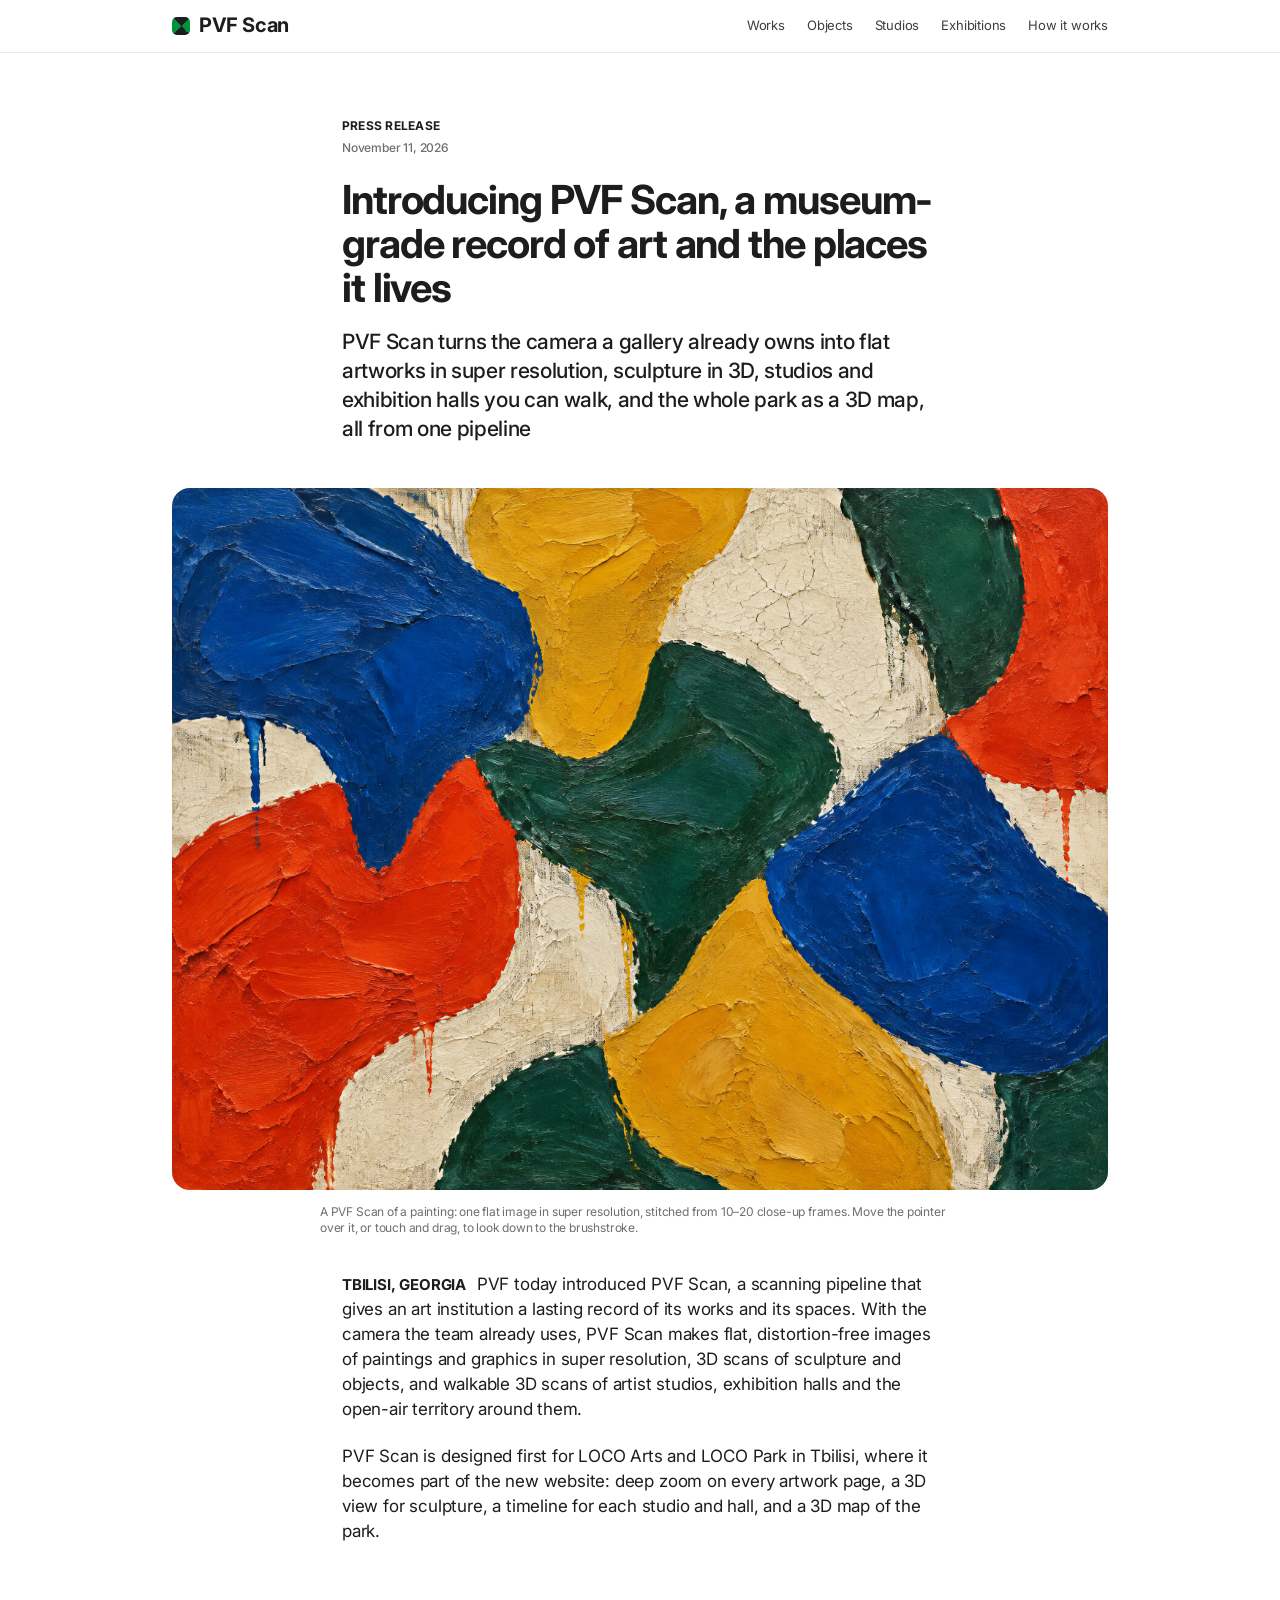
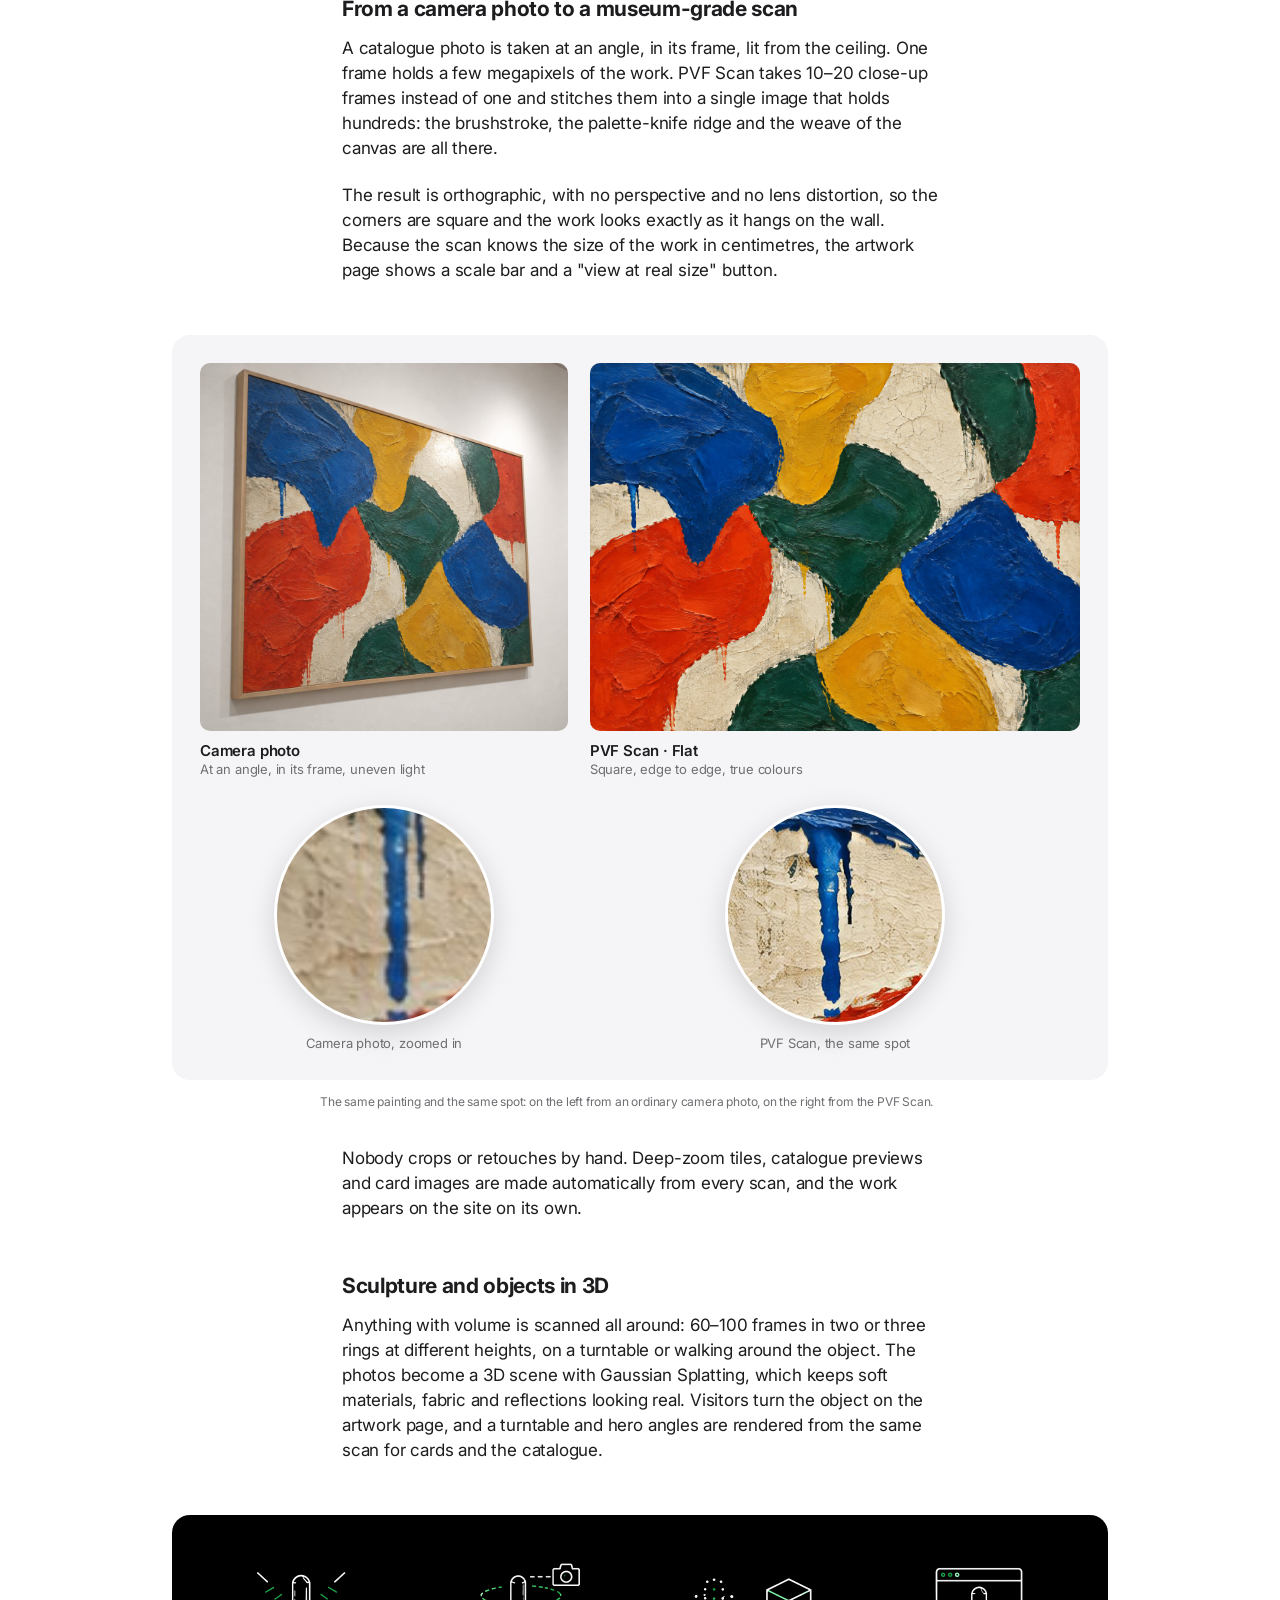
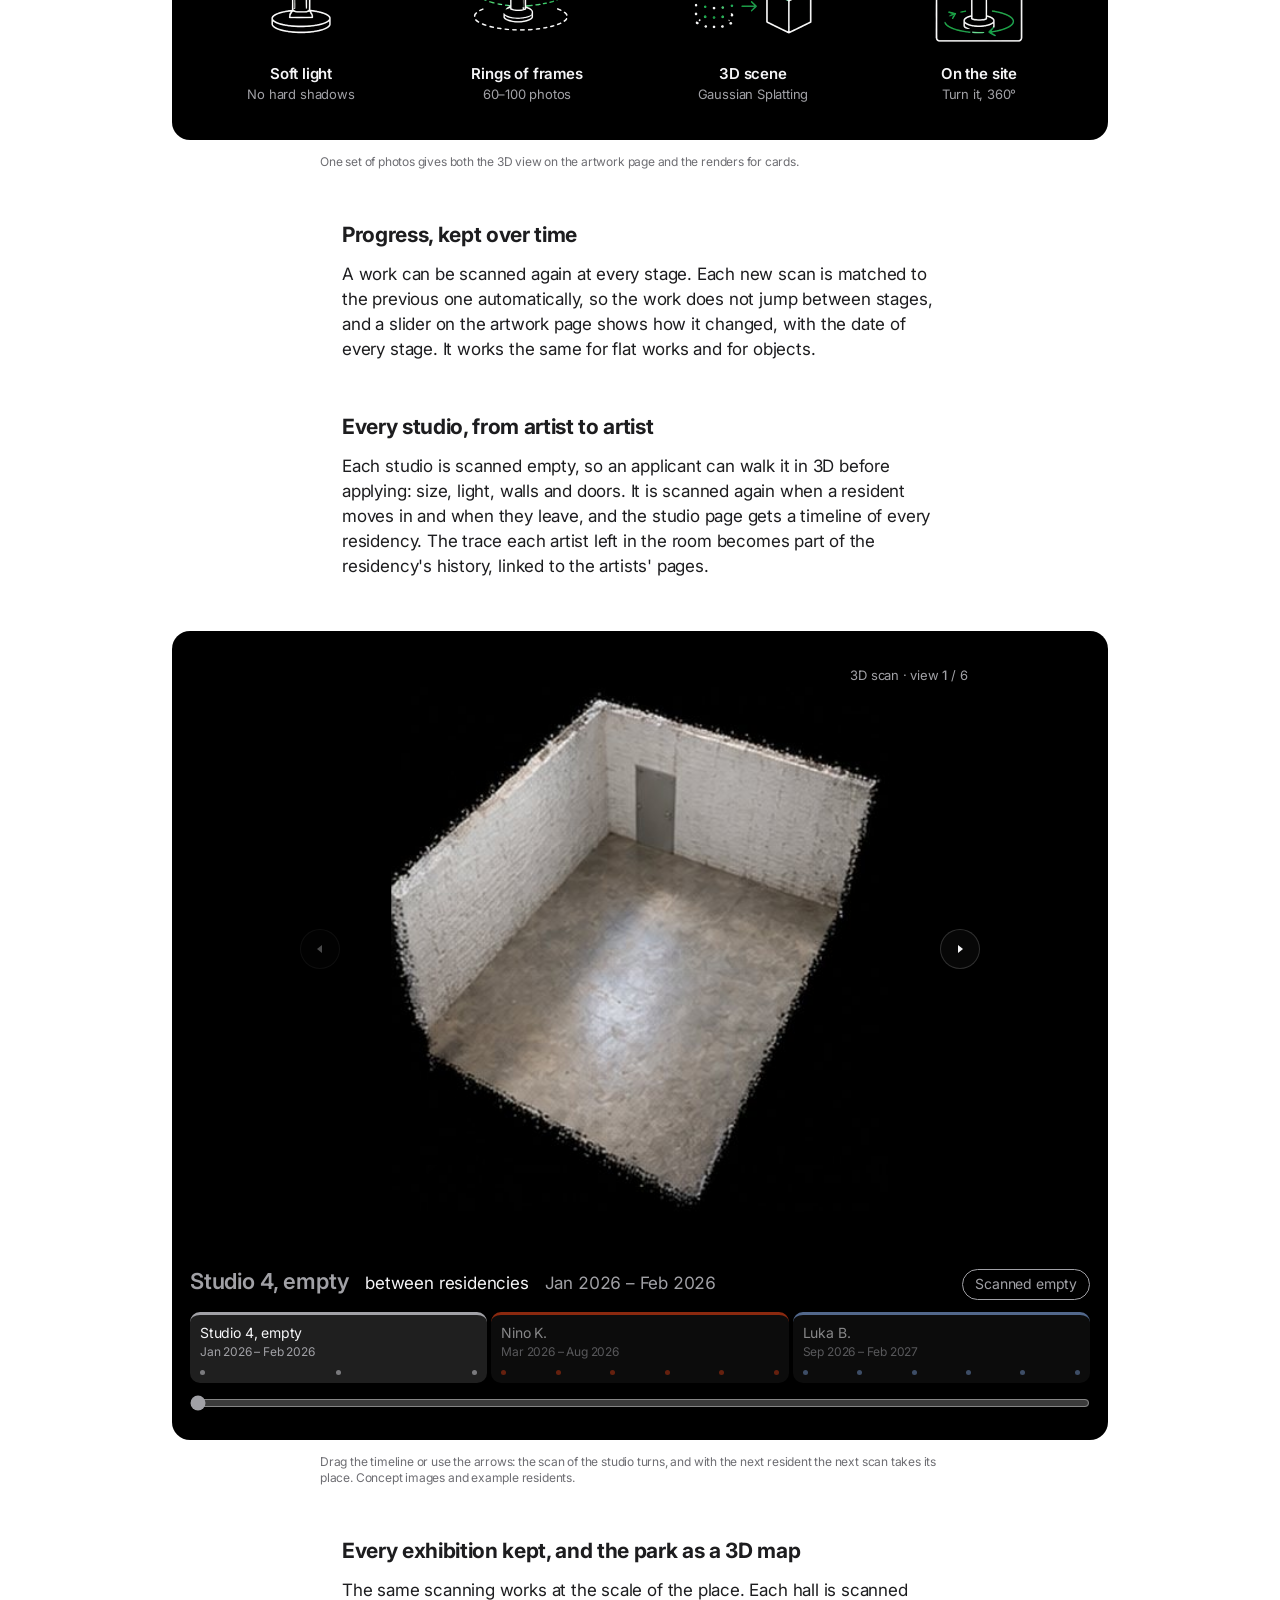
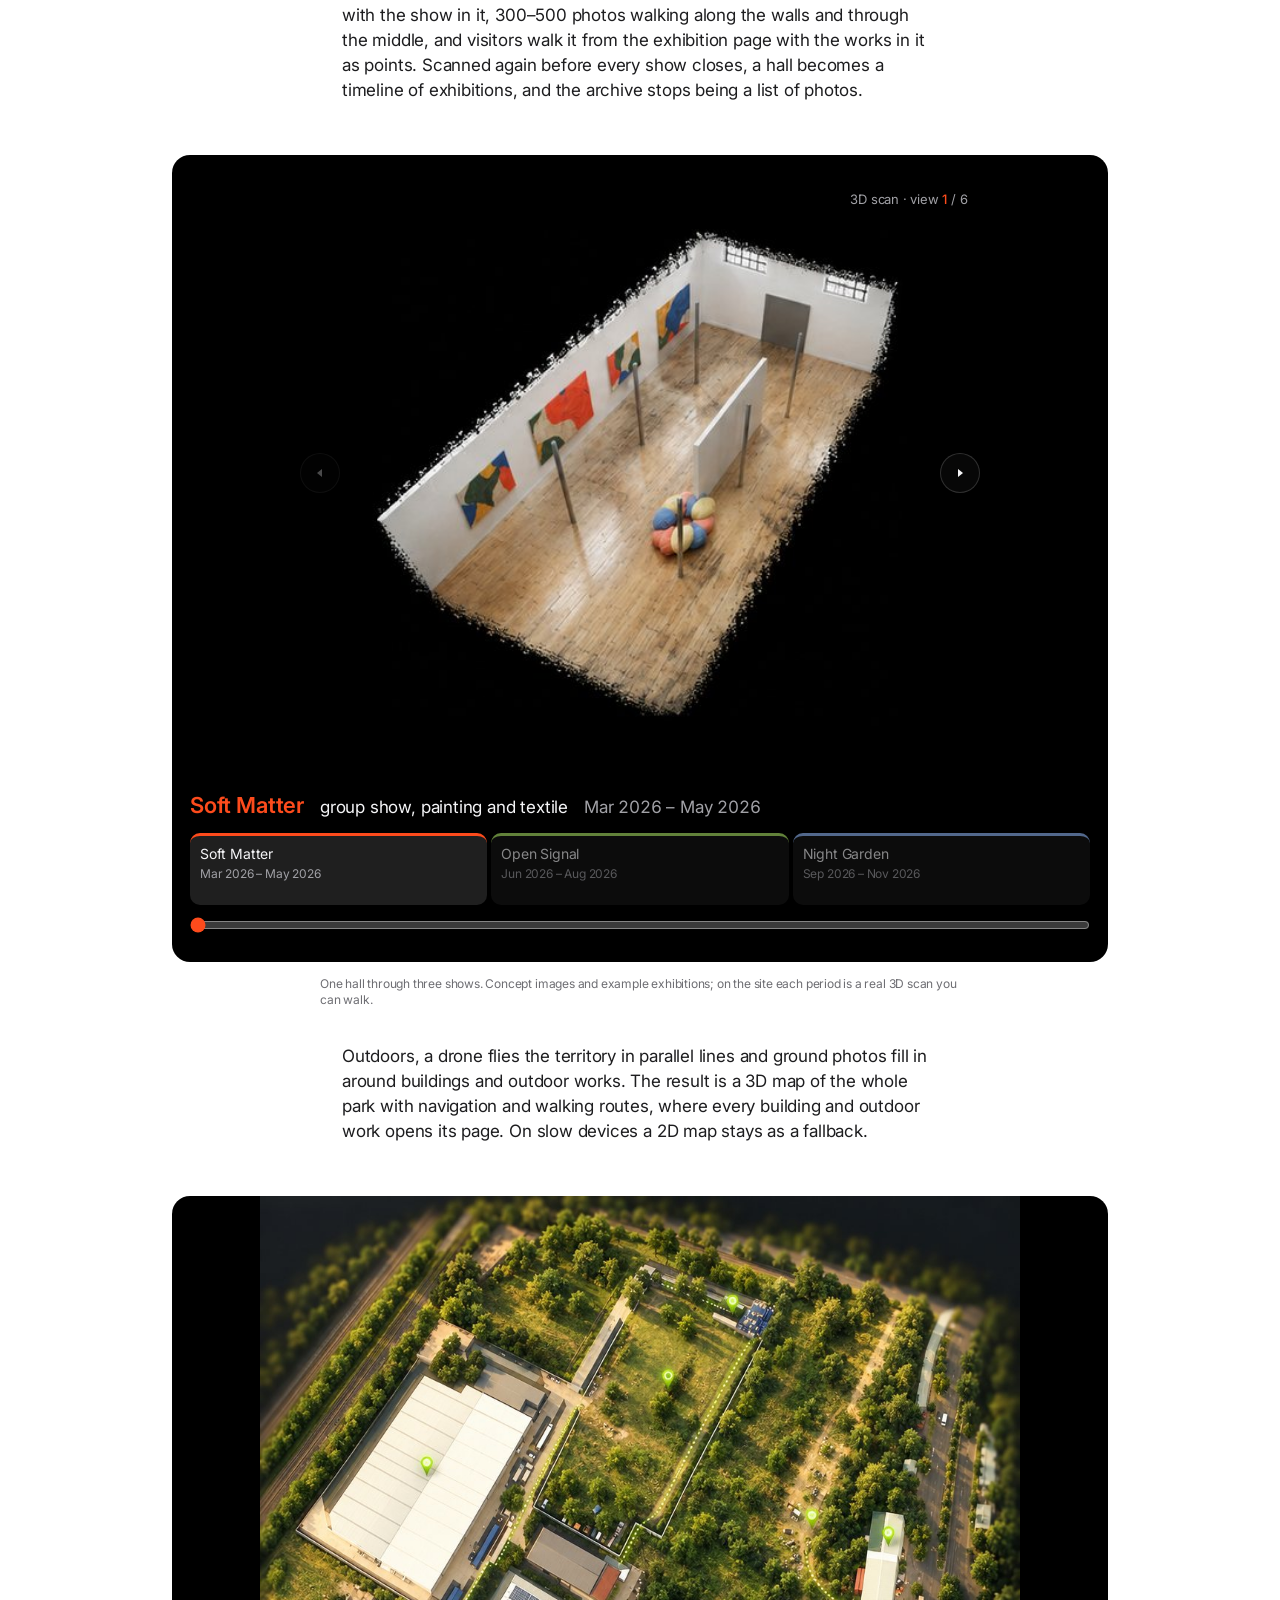
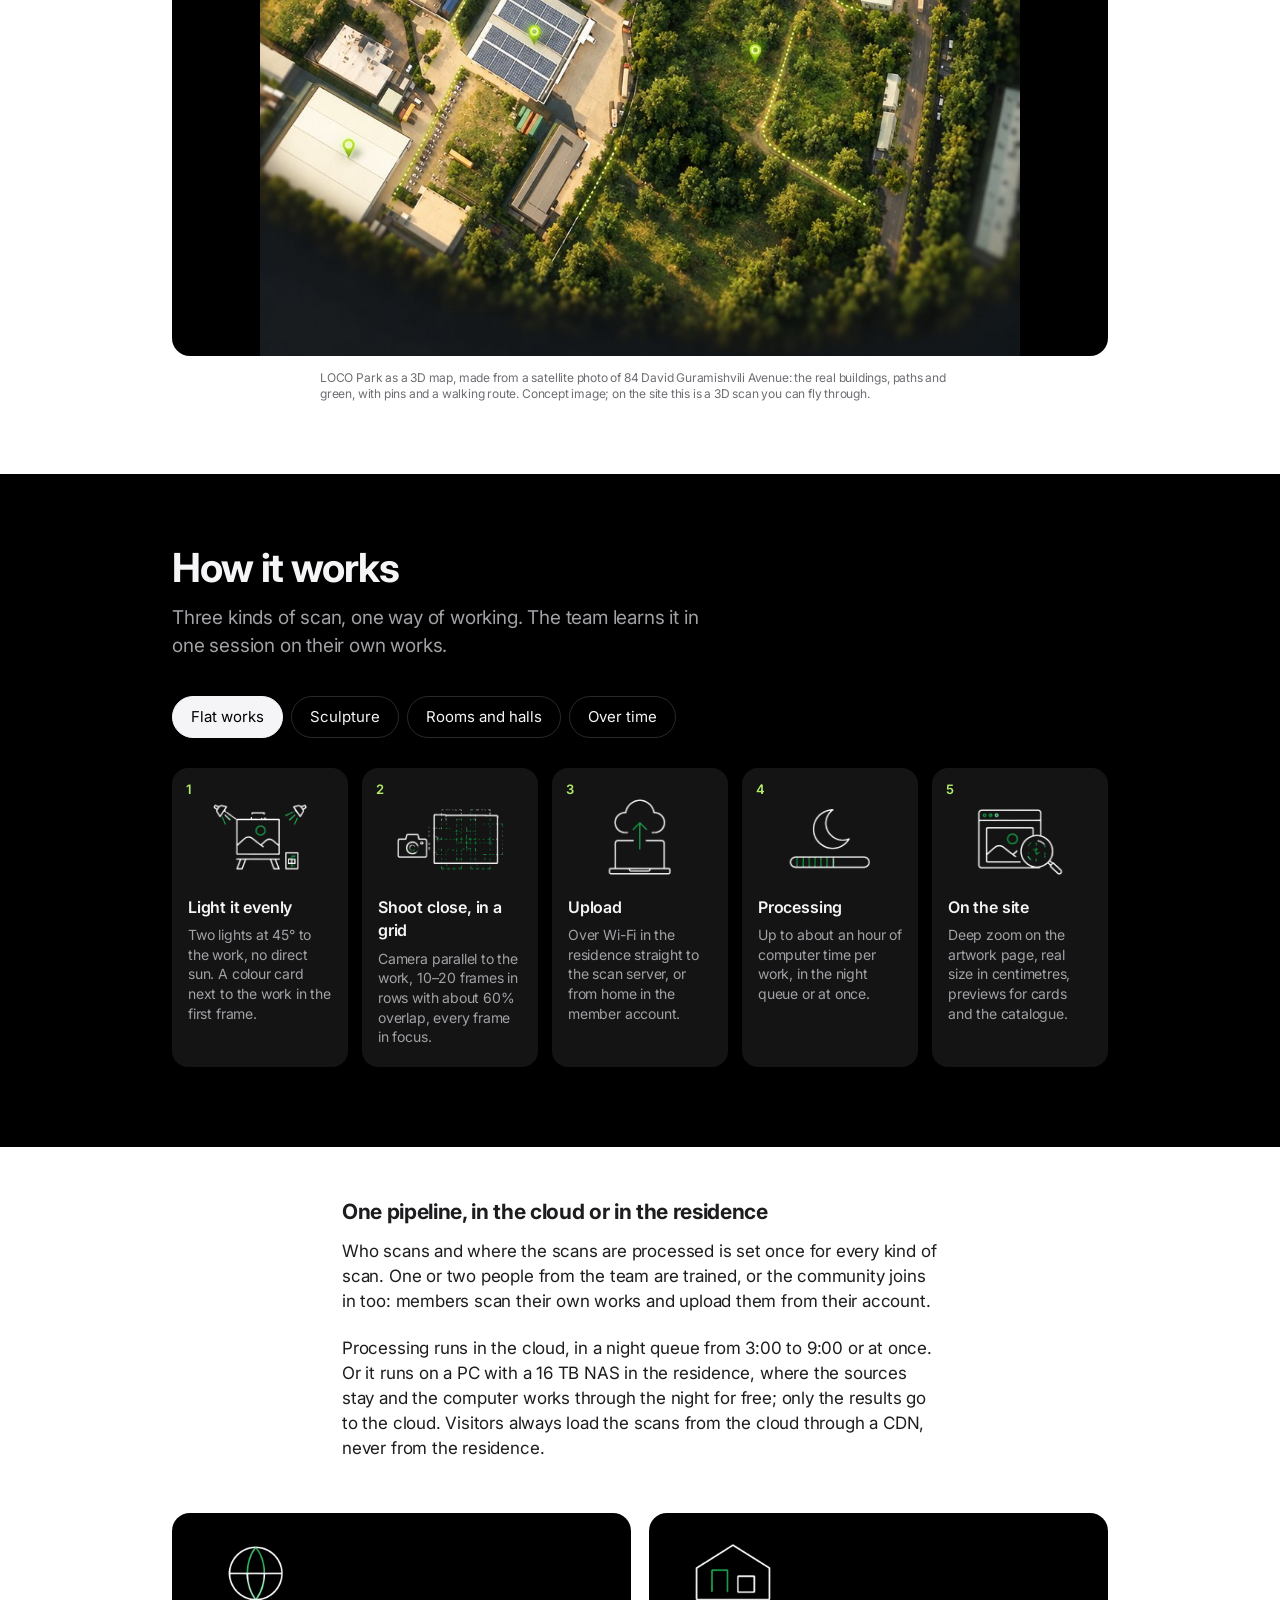
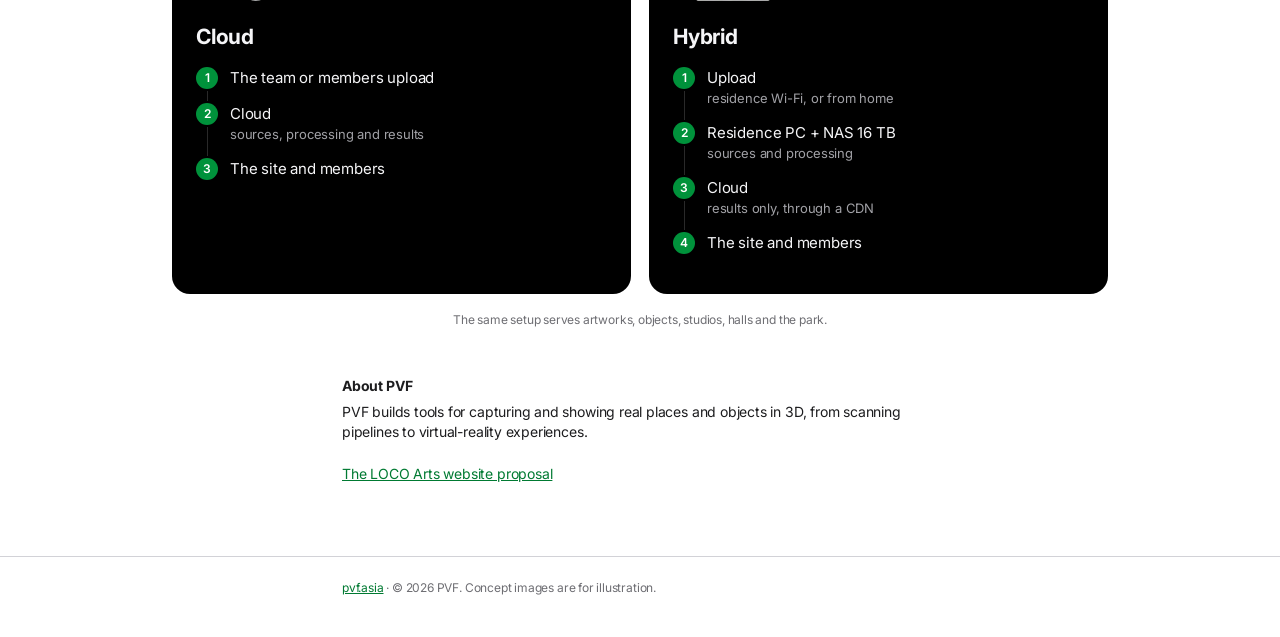
<file: scans/index.html>
<!doctype html>
<html lang=en>
<head>
<meta charset=utf-8>
<meta name=viewport content="width=device-width, initial-scale=1">
<title>PVF Scan</title>
<meta name=description content="PVF Scan turns the camera a gallery already owns into museum-grade records: flat artworks in super resolution, sculpture in 3D, studios and exhibition halls you can walk, and the park as a 3D map.">
<link rel=canonical href="https://pvf.asia/scans/">
<meta property=og:url content="https://pvf.asia/scans/">
<meta property=og:title content="Introducing PVF Scan">
<meta property=og:description content="Artworks, objects, studios and exhibitions, kept as they are.">
<meta property=og:image content="https://pvf.asia/scans/assets/scan/scan.jpg">
<link rel=icon href="data:image/svg+xml,%3Csvg xmlns=%22http://www.w3.org/2000/svg%22 viewBox=%220 0 16 16%22%3E%3Crect width=%2216%22 height=%2216%22 rx=%224%22 fill=%22%231d1d1f%22/%3E%3Cpath d=%22M8 0h4a4 4 0 0 1 4 4v4H8zM0 8h8v8H4a4 4 0 0 1-4-4z%22 fill=%22%2300923B%22/%3E%3C/svg%3E">
<link rel=preconnect href=https://fonts.googleapis.com>
<link rel=preconnect href=https://fonts.gstatic.com crossorigin>
<link href="https://fonts.googleapis.com/css2?family=Inter:wght@400;500;600;700&display=swap" rel=stylesheet>
<link rel=stylesheet href="styles.css?v=2">
</head>
<body>
<a class=skip href=#main>Skip to the article</a>
<header class=top>
  <div class=top-in>
    <a class=brand href=#main><span class=mark aria-hidden=true></span>PVF Scan</a>
    <nav aria-label=Sections>
      <a href=#works>Works</a><a href=#objects>Objects</a><a href=#studios>Studios</a><a href=#exhibitions>Exhibitions</a><a href=#h-how>How it works</a>
    </nav>
  </div>
</header>

<main id=main>
<article>
  <header class="col head">
    <p class=eyebrow>Press release</p>
    <p class=date><time datetime=2026-11-11>November 11, 2026</time></p>
    <h1>Introducing PVF Scan, a museum-grade record of art and the places it lives</h1>
    <p class=subhead>PVF Scan turns the camera a gallery already owns into flat artworks in super resolution, sculpture in 3D, studios and exhibition halls you can walk, and the whole park as a 3D map, all from one pipeline</p>
  </header>

  <figure class="fig big hero">
    <div class=zoom data-zoom>
      <img src="assets/scan/scan.jpg?v=1" alt="An abstract oil painting as a PVF Scan: flat, square and edge to edge, thick impasto in blue, red, yellow and green" width=2560 height=1920 fetchpriority=high>
      <div class=zoom-lens aria-hidden=true></div>
    </div>
    <figcaption>A PVF Scan of a painting: one flat image in super resolution, stitched from 10–20 close-up frames. Move the pointer over it, or touch and drag, to look down to the brushstroke.</figcaption>
  </figure>

  <div class="col body">
    <p><b class=dateline>TBILISI, GEORGIA</b> PVF today introduced PVF Scan, a scanning pipeline that gives an art institution a lasting record of its works and its spaces. With the camera the team already uses, PVF Scan makes flat, distortion-free images of paintings and graphics in super resolution, 3D scans of sculpture and objects, and walkable 3D scans of artist studios, exhibition halls and the open-air territory around them.</p>
    <p>PVF Scan is designed first for LOCO Arts and LOCO Park in Tbilisi, where it becomes part of the new website: deep zoom on every artwork page, a 3D view for sculpture, a timeline for each studio and hall, and a 3D map of the park.</p>
  </div>

  <section class="col body" id=works aria-labelledby=h-works>
    <h2 id=h-works>From a camera photo to a museum-grade scan</h2>
    <p>A catalogue photo is taken at an angle, in its frame, lit from the ceiling. One frame holds a few megapixels of the work. PVF Scan takes 10–20 close-up frames instead of one and stitches them into a single image that holds hundreds: the brushstroke, the palette-knife ridge and the weave of the canvas are all there.</p>
    <p>The result is orthographic, with no perspective and no lens distortion, so the corners are square and the work looks exactly as it hangs on the wall. Because the scan knows the size of the work in centimetres, the artwork page shows a scale bar and a "view at real size" button.</p>
  </section>

  <figure class="fig big cmp">
    <div class=cmp-grid>
      <div class=cmp-a><img src="assets/scan/photo.jpg?v=1" alt="The same painting photographed with an ordinary camera: on the wall, at an angle, in its frame" width=1024 height=1024 loading=lazy decoding=async><p><b>Camera photo</b>At an angle, in its frame, uneven light</p></div>
      <div class=cmp-b><img src="assets/scan/scan.jpg?v=1" alt="The same painting as a PVF Scan: flat, square, edge to edge" width=2560 height=1920 loading=lazy decoding=async><p><b>PVF Scan · Flat</b>Square, edge to edge, true colours</p></div>
      <div class=cmp-l><div class="lp lp-lo"></div><p>Camera photo, zoomed in</p></div>
      <div class=cmp-l><div class="lp lp-hi"></div><p>PVF Scan, the same spot</p></div>
    </div>
    <figcaption>The same painting and the same spot: on the left from an ordinary camera photo, on the right from the PVF Scan.</figcaption>
  </figure>

  <div class="col body">
    <p>Nobody crops or retouches by hand. Deep-zoom tiles, catalogue previews and card images are made automatically from every scan, and the work appears on the site on its own.</p>
  </div>

  <section class="col body" id=objects aria-labelledby=h-objects>
    <h2 id=h-objects>Sculpture and objects in 3D</h2>
    <p>Anything with volume is scanned all around: 60–100 frames in two or three rings at different heights, on a turntable or walking around the object. The photos become a 3D scene with Gaussian Splatting, which keeps soft materials, fabric and reflections looking real. Visitors turn the object on the artwork page, and a turntable and hero angles are rendered from the same scan for cards and the catalogue.</p>
  </section>

  <figure class="fig big dark steps-fig">
    <ol class=icons>
      <li><img src="assets/icons/icon-06.png?v=1" alt="" width=160 height=100 loading=lazy><b>Soft light</b>No hard shadows</li>
      <li><img src="assets/icons/icon-07.png?v=1" alt="" width=160 height=100 loading=lazy><b>Rings of frames</b>60–100 photos</li>
      <li><img src="assets/icons/icon-09.png?v=1" alt="" width=160 height=100 loading=lazy><b>3D scene</b>Gaussian Splatting</li>
      <li><img src="assets/icons/icon-10.png?v=1" alt="" width=160 height=100 loading=lazy><b>On the site</b>Turn it, 360°</li>
    </ol>
    <figcaption>One set of photos gives both the 3D view on the artwork page and the renders for cards.</figcaption>
  </figure>

  <section class="col body" aria-labelledby=h-progress>
    <h2 id=h-progress>Progress, kept over time</h2>
    <p>A work can be scanned again at every stage. Each new scan is matched to the previous one automatically, so the work does not jump between stages, and a slider on the artwork page shows how it changed, with the date of every stage. It works the same for flat works and for objects.</p>
  </section>

  <section class="col body" id=studios aria-labelledby=h-studios>
    <h2 id=h-studios>Every studio, from artist to artist</h2>
    <p>Each studio is scanned empty, so an applicant can walk it in 3D before applying: size, light, walls and doors. It is scanned again when a resident moves in and when they leave, and the studio page gets a timeline of every residency. The trace each artist left in the room becomes part of the residency's history, linked to the artists' pages.</p>
  </section>

  <figure class="fig big dark" data-otl=studio>
    <figcaption>Drag the timeline or use the arrows: the scan of the studio turns, and with the next resident the next scan takes its place. Concept images and example residents.</figcaption>
  </figure>

  <section class="col body" id=exhibitions aria-labelledby=h-ex>
    <h2 id=h-ex>Every exhibition kept, and the park as a 3D map</h2>
    <p>The same scanning works at the scale of the place. Each hall is scanned with the show in it, 300–500 photos walking along the walls and through the middle, and visitors walk it from the exhibition page with the works in it as points. Scanned again before every show closes, a hall becomes a timeline of exhibitions, and the archive stops being a list of photos.</p>
  </section>

  <figure class="fig big dark" data-otl=hall>
    <figcaption>One hall through three shows. Concept images and example exhibitions; on the site each period is a real 3D scan you can walk.</figcaption>
  </figure>

  <div class="col body">
    <p>Outdoors, a drone flies the territory in parallel lines and ground photos fill in around buildings and outdoor works. The result is a 3D map of the whole park with navigation and walking routes, where every building and outdoor work opens its page. On slow devices a 2D map stays as a fallback.</p>
  </div>

  <figure class="fig big dark">
    <img src="assets/scan/park-map.jpg?v=1" alt="LOCO Park from above as a 3D map with green location pins and a walking route" width=1024 height=1024 loading=lazy decoding=async class=park>
    <figcaption>LOCO Park as a 3D map, made from a satellite photo of 84 David Guramishvili Avenue: the real buildings, paths and green, with pins and a walking route. Concept image; on the site this is a 3D scan you can fly through.</figcaption>
  </figure>

  <section class="band" aria-labelledby=h-how>
    <div class=band-in>
      <h2 id=h-how>How it works</h2>
      <p class=band-lead>Three kinds of scan, one way of working. The team learns it in one session on their own works.</p>
      <div class=fmts role=tablist aria-label="Kind of scan">
        <button type=button role=tab aria-selected=true data-f=0>Flat works</button>
        <button type=button role=tab aria-selected=false data-f=1>Sculpture</button>
        <button type=button role=tab aria-selected=false data-f=2>Rooms and halls</button>
        <button type=button role=tab aria-selected=false data-f=3>Over time</button>
      </div>
      <ol class=hw aria-live=polite></ol>
    </div>
  </section>

  <section class="col body" aria-labelledby=h-pipe>
    <h2 id=h-pipe>One pipeline, in the cloud or in the residence</h2>
    <p>Who scans and where the scans are processed is set once for every kind of scan. One or two people from the team are trained, or the community joins in too: members scan their own works and upload them from their account.</p>
    <p>Processing runs in the cloud, in a night queue from 3:00 to 9:00 or at once. Or it runs on a PC with a 16 TB NAS in the residence, where the sources stay and the computer works through the night for free; only the results go to the cloud. Visitors always load the scans from the cloud through a CDN, never from the residence.</p>
  </section>

  <figure class="fig big flows">
    <div class=flow>
      <img src="assets/icons/icon-14.png?v=1" alt="" width=160 height=100 loading=lazy>
      <h3>Cloud</h3>
      <ol><li>The team or members upload</li><li>Cloud<small>sources, processing and results</small></li><li>The site and members</li></ol>
    </div>
    <div class=flow>
      <img src="assets/icons/icon-15.png?v=1" alt="" width=160 height=100 loading=lazy>
      <h3>Hybrid</h3>
      <ol><li>Upload<small>residence Wi-Fi, or from home</small></li><li>Residence PC + NAS 16 TB<small>sources and processing</small></li><li>Cloud<small>results only, through a CDN</small></li><li>The site and members</li></ol>
    </div>
    <figcaption>The same setup serves artworks, objects, studios, halls and the park.</figcaption>
  </figure>

  <section class="col body small about">
    <h3>About PVF</h3>
    <p>PVF builds tools for capturing and showing real places and objects in 3D, from scanning pipelines to virtual-reality experiences.</p>
    <p class=more><a href="https://andrewandreevich.github.io/loco-arts-proposal/">The LOCO Arts website proposal</a></p>
  </section>
</article>
</main>
<footer class=foot><div class=col><a href="https://pvf.asia/">pvf.asia</a> · © 2026 PVF. Concept images are for illustration.</div></footer>
<script src="main.js?v=2" defer></script>
</body>
</html>
</file>
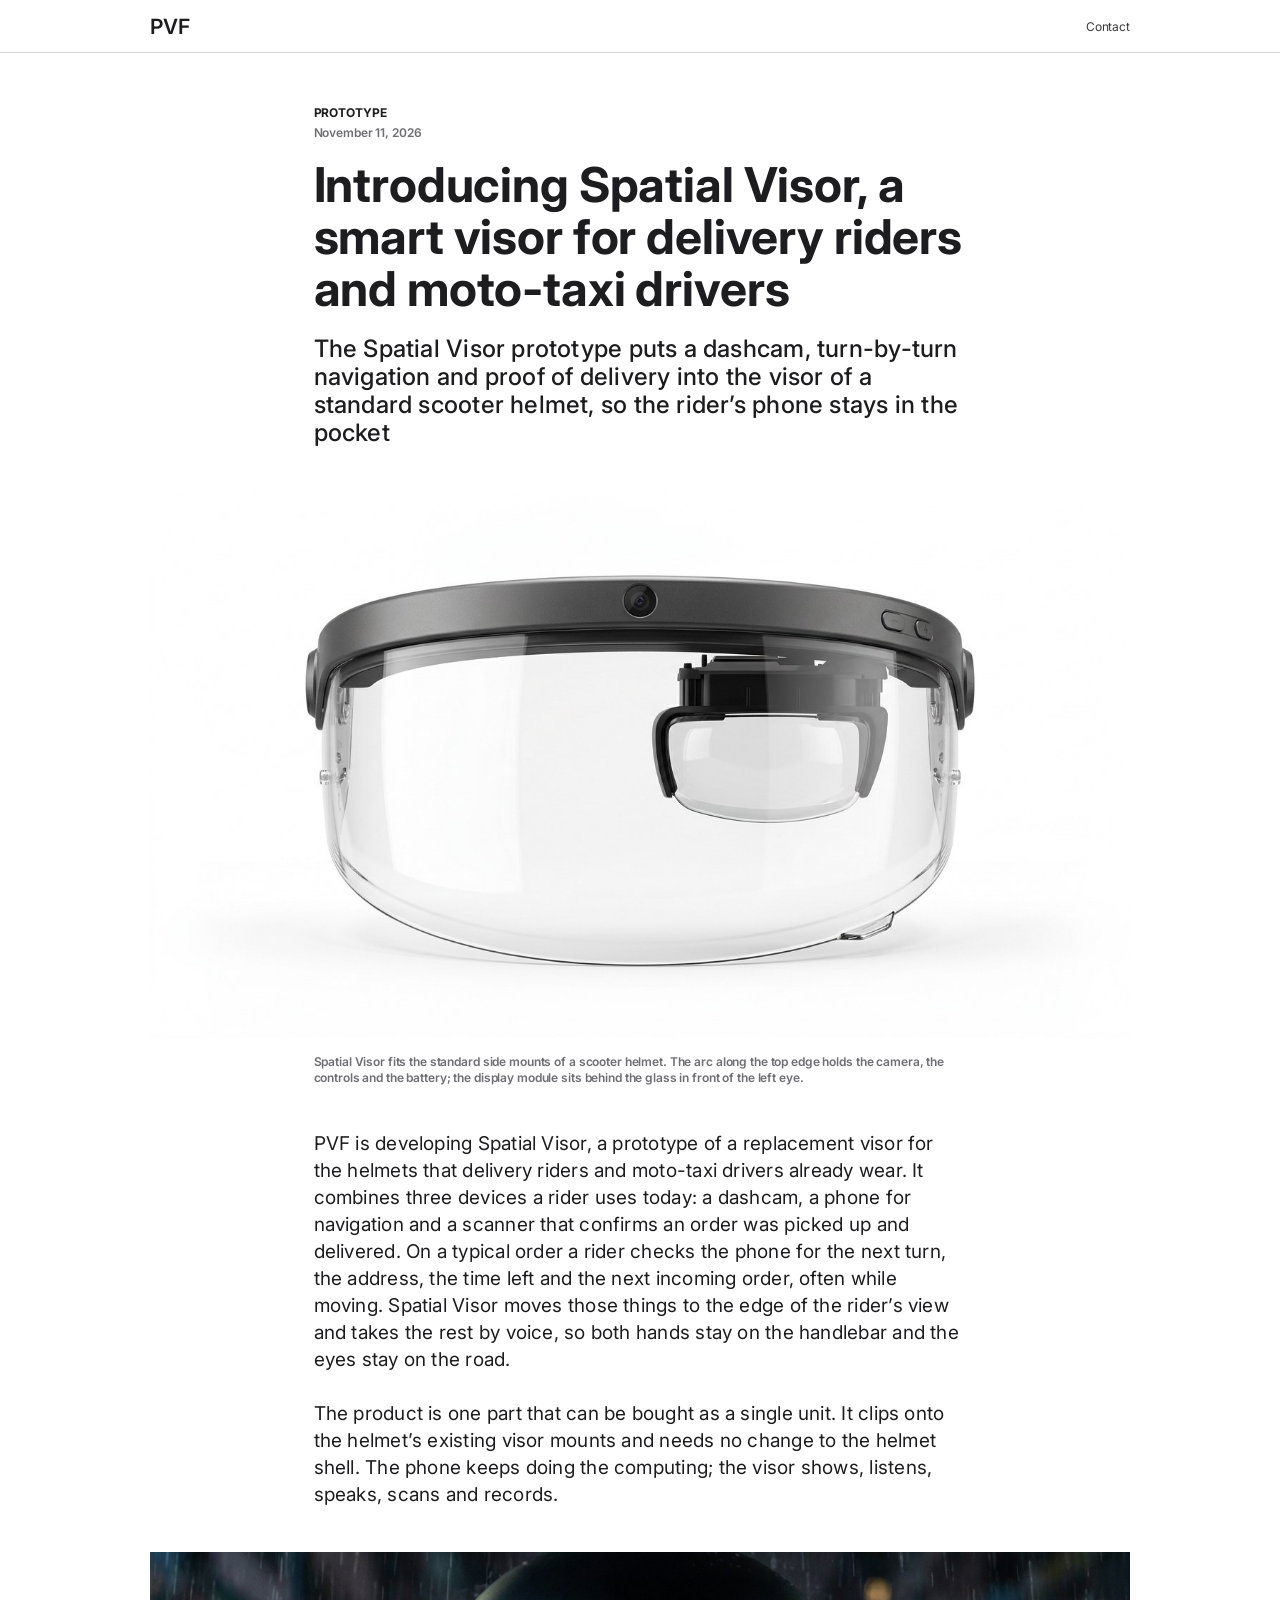
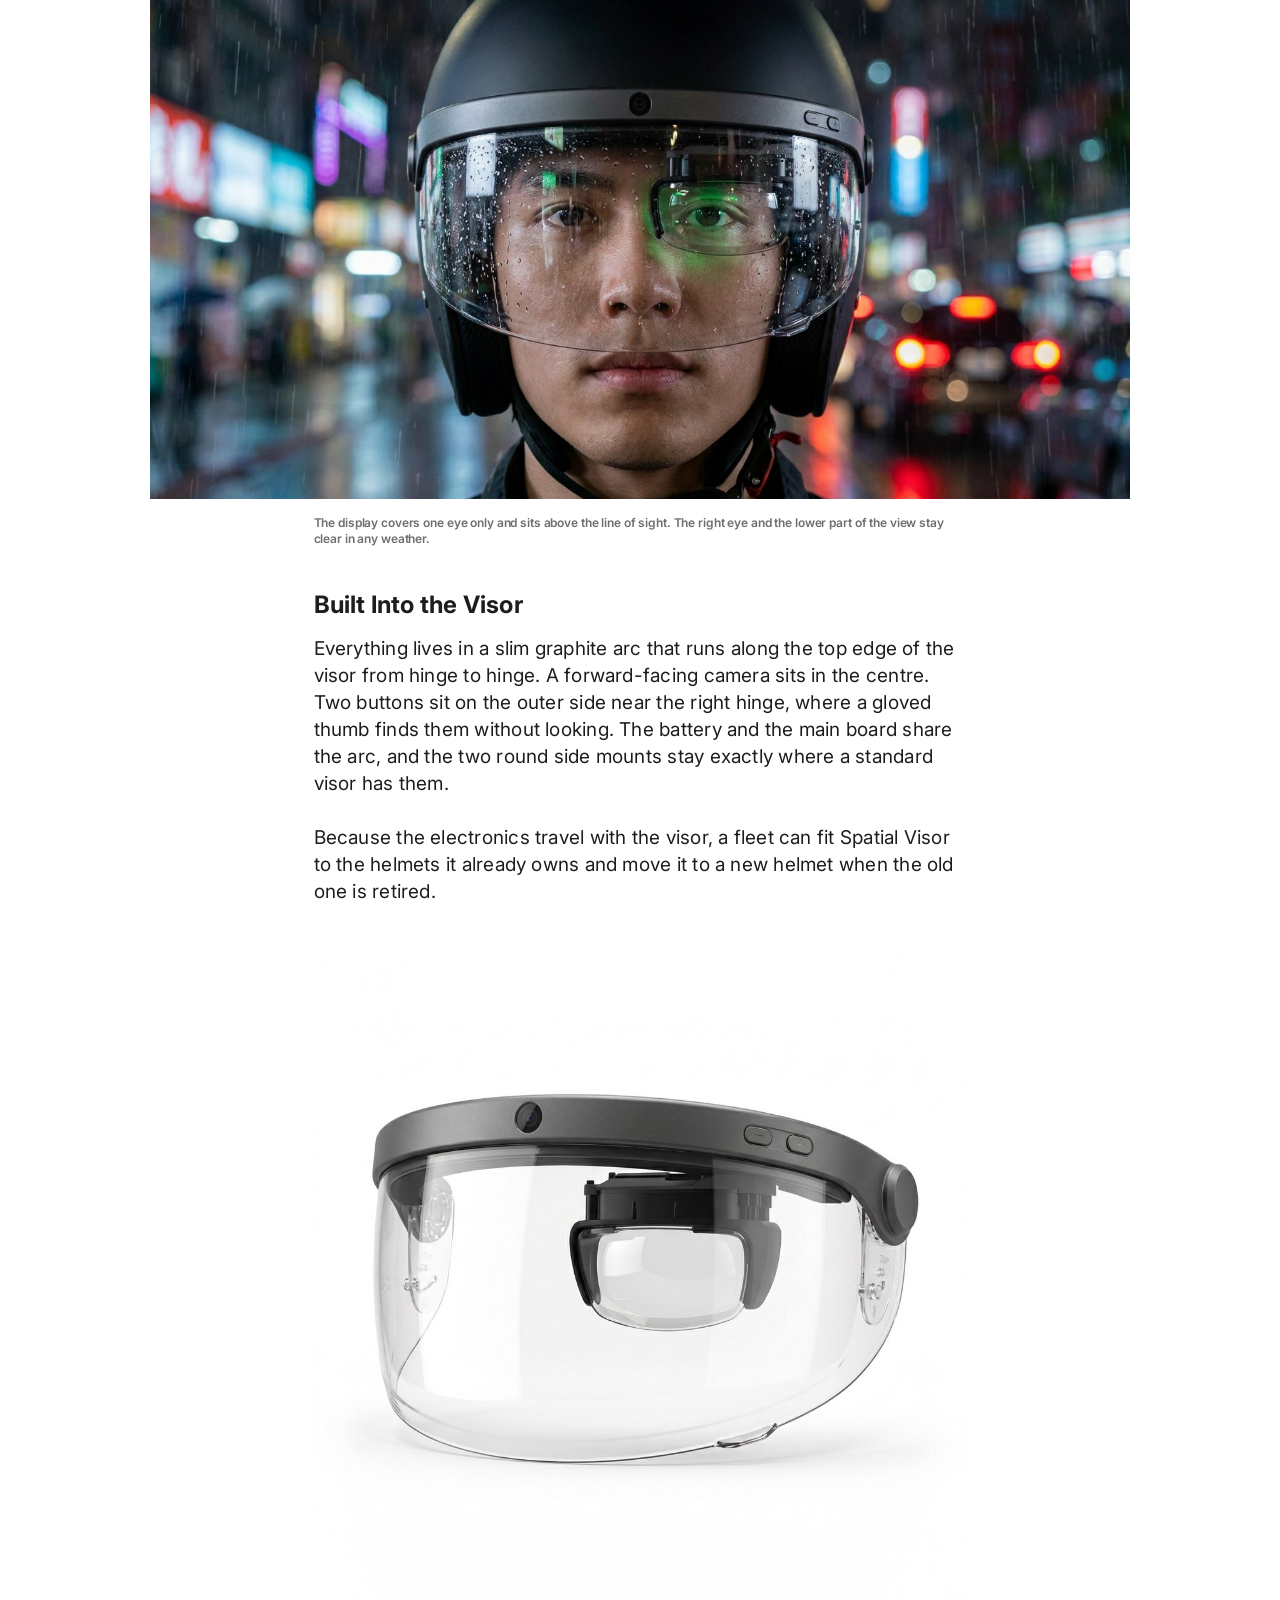
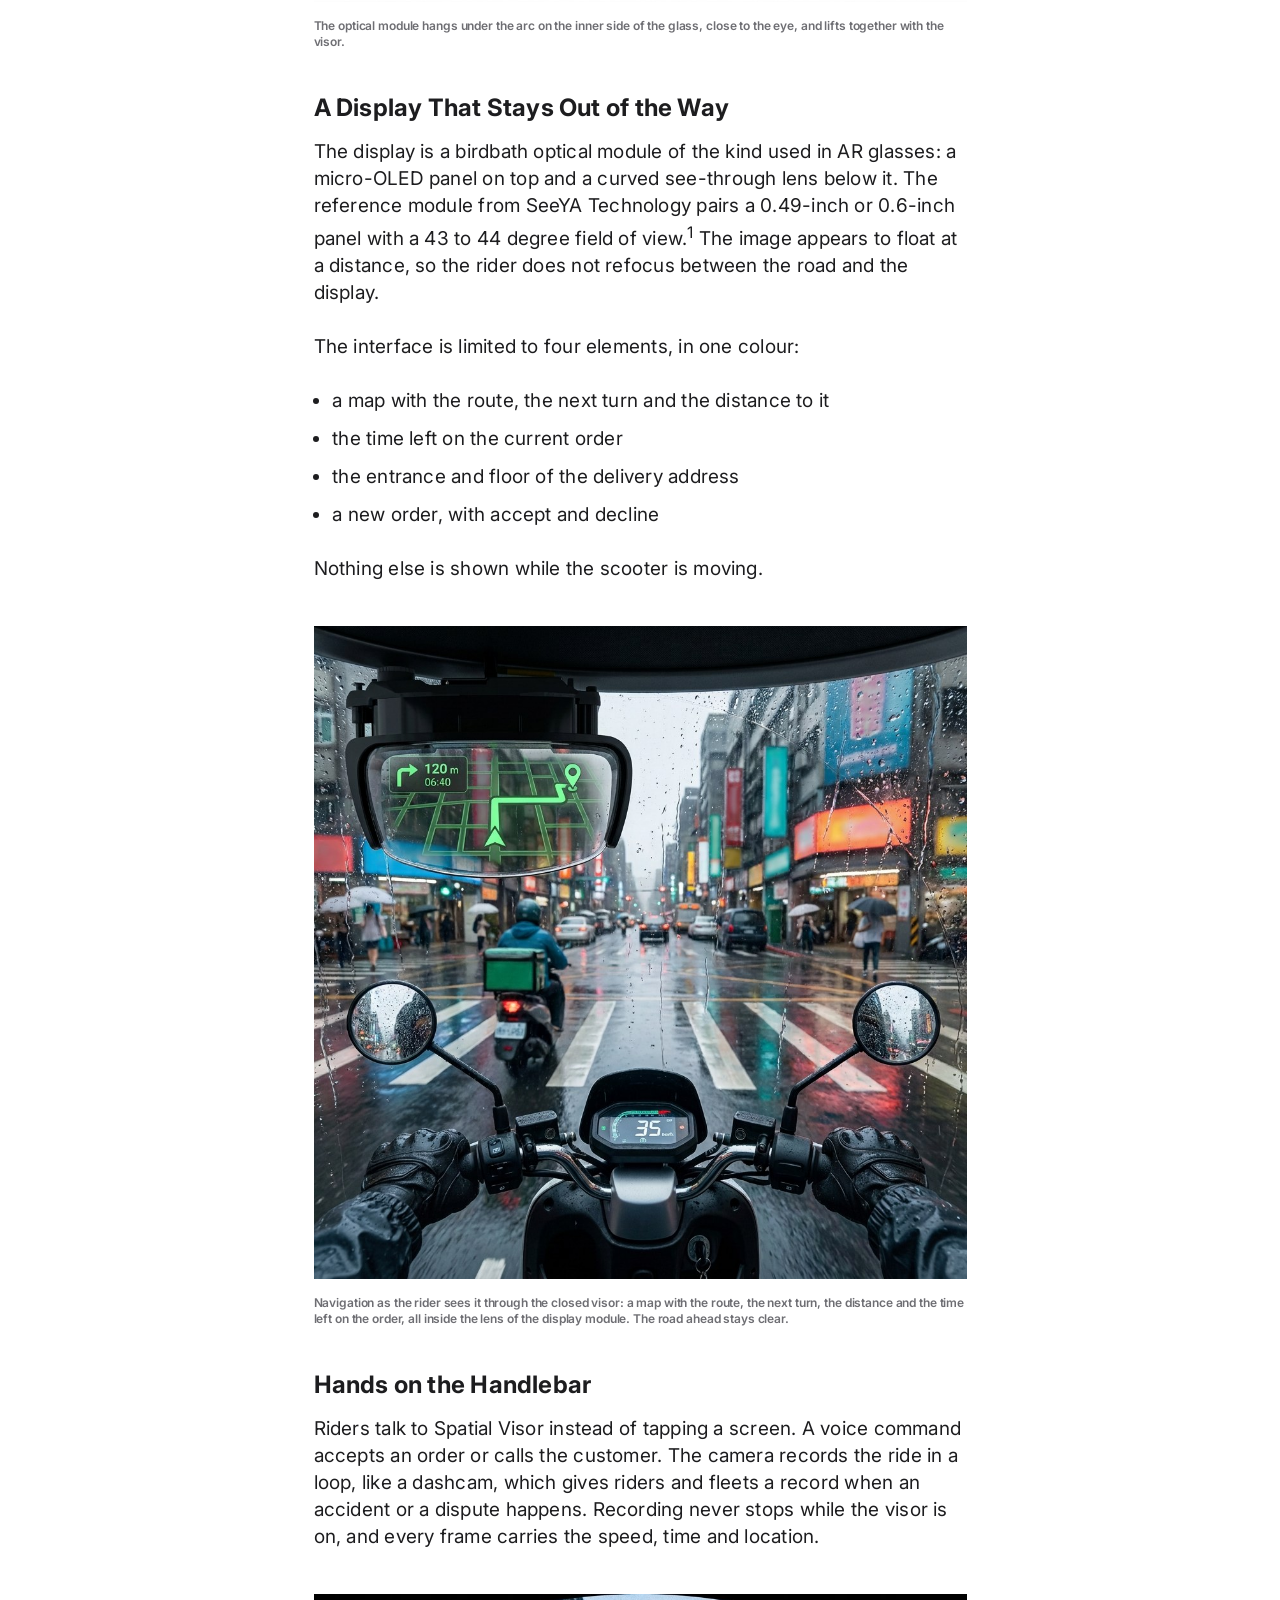
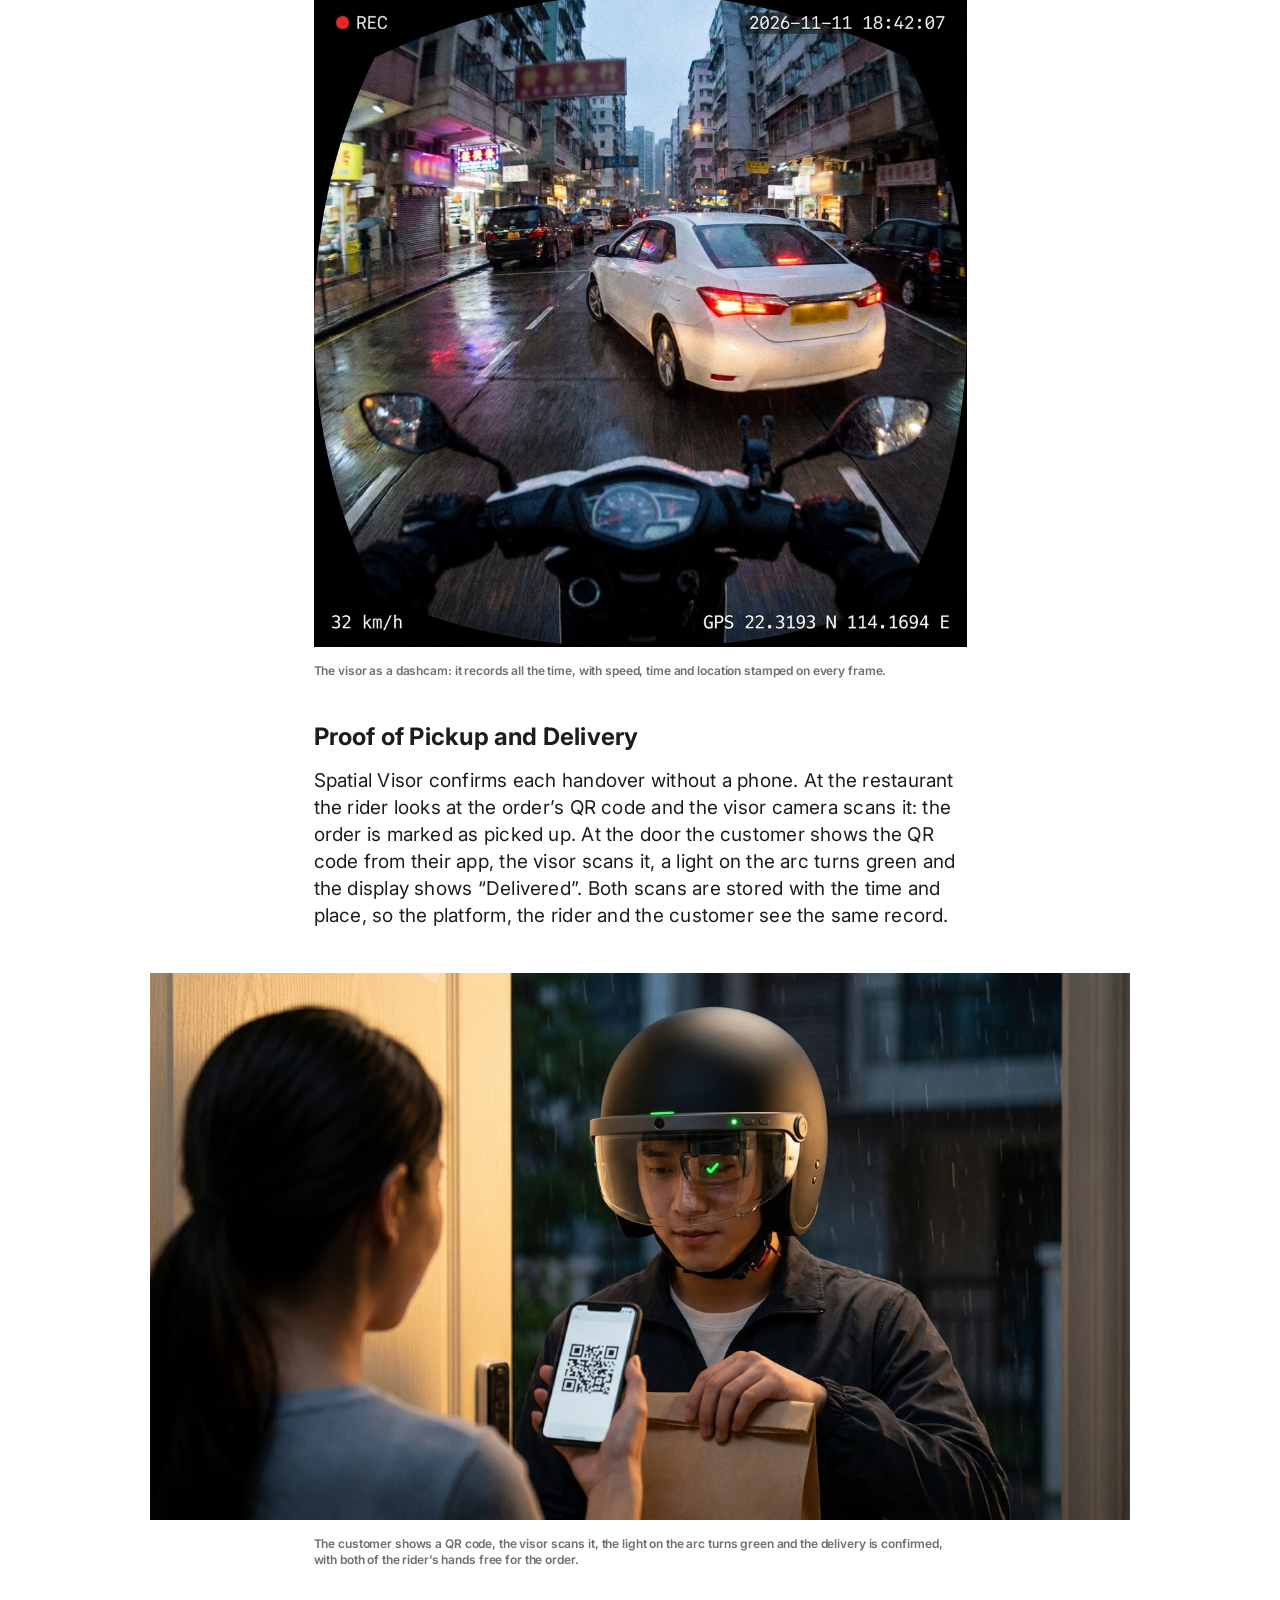
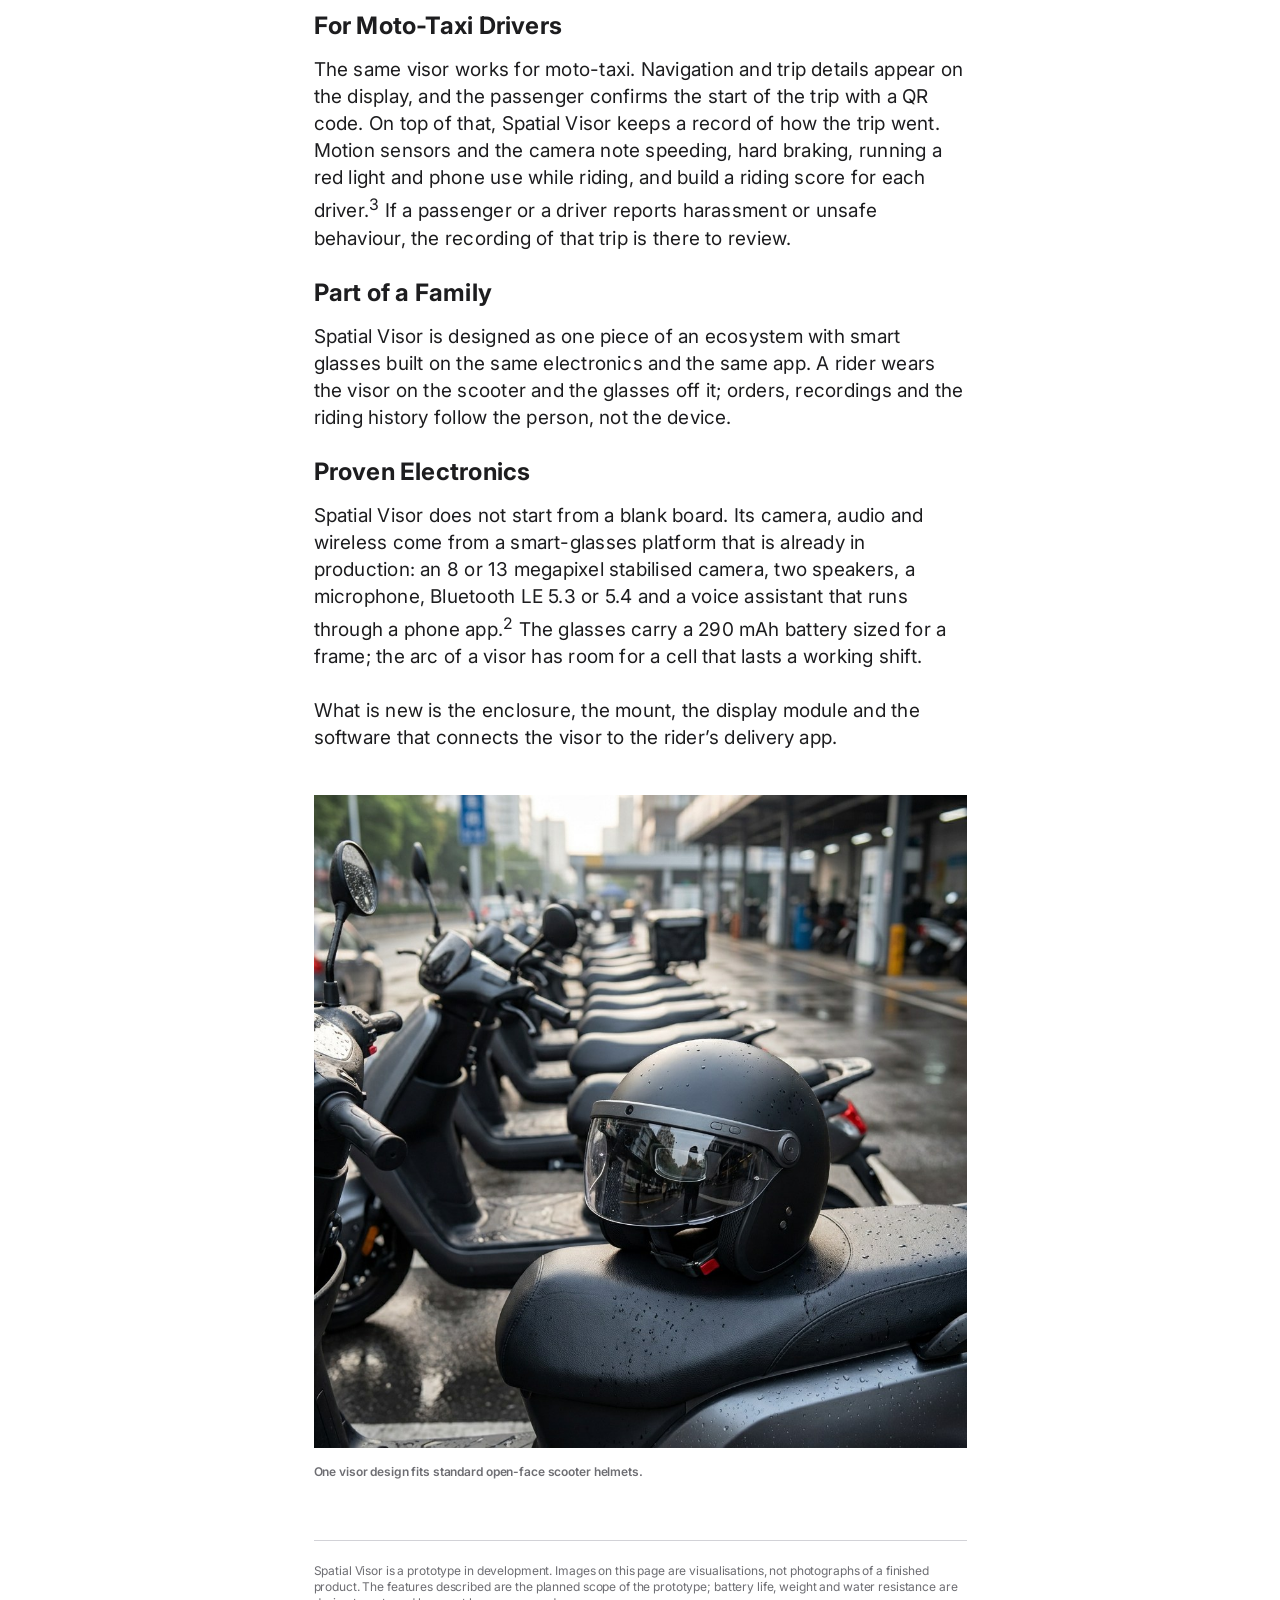
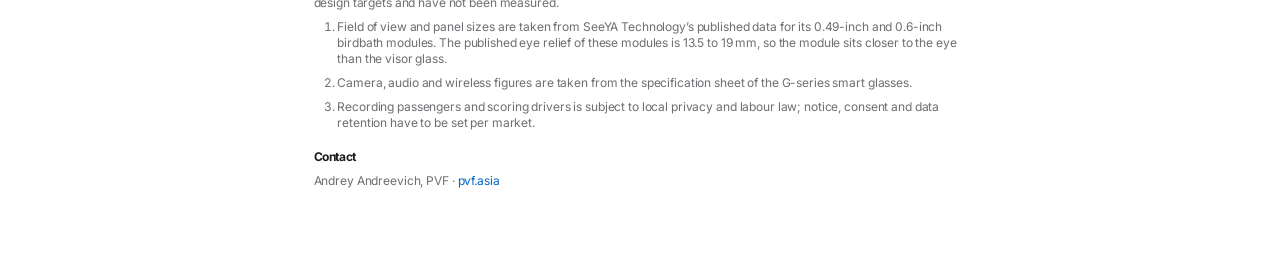
<file: proposals/moto-glasses/index.html>
<!doctype html>
<html lang="en">
<head>
<meta charset="utf-8">
<meta name="viewport" content="width=device-width, initial-scale=1">
<meta name="robots" content="noindex, nofollow">
<title>Introducing Spatial Visor, a smart visor for delivery riders and moto-taxi drivers</title>
<meta name="description" content="A prototype replacement visor for standard scooter helmets: dashcam, navigation display and QR-code proof of delivery in one part.">
<link rel="preconnect" href="https://fonts.googleapis.com">
<link rel="preconnect" href="https://fonts.gstatic.com" crossorigin>
<link href="https://fonts.googleapis.com/css2?family=Inter:wght@400;500;600;700&display=swap" rel="stylesheet">
<style>
  :root {
    --text: #1d1d1f;
    --dim: #6e6e73;
    --rule: #d2d2d7;
    --link: #0066cc;
    --bg: #ffffff;
    --display: "SF Pro Display", "SF Pro Icons", -apple-system, BlinkMacSystemFont, "Helvetica Neue", "Inter", Helvetica, Arial, sans-serif;
    --body: "SF Pro Text", "SF Pro Icons", -apple-system, BlinkMacSystemFont, "Helvetica Neue", "Inter", Helvetica, Arial, sans-serif;
  }
  * { box-sizing: border-box; margin: 0; padding: 0; }
  html { -webkit-text-size-adjust: 100%; }
  body {
    background: var(--bg);
    color: var(--text);
    font-family: var(--body);
    font-size: 17px;
    line-height: 25px;
    letter-spacing: -0.374px;
    -webkit-font-smoothing: antialiased;
    -moz-osx-font-smoothing: grayscale;
  }
  a { color: var(--link); text-decoration: none; }
  a:hover { text-decoration: underline; }
  img { display: block; width: 100%; height: auto; }

  /* Local nav */
  .localnav {
    position: sticky; top: 0; z-index: 10;
    background: rgba(255, 255, 255, 0.8);
    -webkit-backdrop-filter: saturate(180%) blur(20px);
    backdrop-filter: saturate(180%) blur(20px);
    border-bottom: 1px solid rgba(0, 0, 0, 0.16);
  }
  .localnav-inner {
    width: 980px; max-width: 87.5%; height: 52px; margin: 0 auto;
    display: flex; align-items: center; justify-content: space-between;
  }
  .localnav-title {
    font-family: var(--display); font-size: 21px; font-weight: 600;
    letter-spacing: 0.231px; color: var(--text);
  }
  .localnav-title:hover { text-decoration: none; }
  .localnav-links { display: flex; gap: 24px; font-size: 12px; letter-spacing: -0.12px; }
  .localnav-links a { color: var(--text); opacity: 0.88; }

  /* Widths: copy column 653, wide column 980 (as measured on the reference) */
  .col { width: 653px; max-width: 87.5%; margin-left: auto; margin-right: auto; }
  .wide { width: 980px; max-width: 87.5%; margin-left: auto; margin-right: auto; }

  /* Header */
  .article-header { margin-top: 52px; }
  .eyebrow { font-size: 12px; line-height: 16px; letter-spacing: -0.12px; }
  .eyebrow .category { display: block; font-weight: 700; text-transform: uppercase; }
  .eyebrow .date { display: block; font-weight: 600; color: var(--dim); margin-top: 4px; }
  h1 {
    font-family: var(--display); font-size: 48px; line-height: 52px; font-weight: 700;
    letter-spacing: -0.144px; margin-top: 18px;
  }
  .subhead {
    font-family: var(--display); font-size: 24px; line-height: 28px; font-weight: 500;
    letter-spacing: 0.216px; margin-top: 20px;
  }

  /* Figures */
  figure { margin-top: 44px; margin-bottom: 44px; }
  figure img { background: #f5f5f7; }
  figcaption {
    font-size: 12px; line-height: 16px; font-weight: 600; letter-spacing: -0.12px;
    color: var(--dim); margin-top: 16px;
  }
  figure.wide figcaption { width: 653px; max-width: 100%; margin-left: auto; margin-right: auto; }

  /* Body copy */
  .pagebody { margin-top: 44px; margin-bottom: 44px; }
  .pagebody p {
    font-size: 19px; line-height: 27px; letter-spacing: 0.228px; margin-bottom: 27px;
  }
  .pagebody p:last-child { margin-bottom: 0; }
  .pagebody h2 {
    font-family: var(--display); font-size: 24px; line-height: 28px; font-weight: 700;
    letter-spacing: 0.216px; margin-top: 8px; margin-bottom: 16px;
  }
  .location { font-size: 14px; line-height: 20px; font-weight: 700; letter-spacing: -0.224px; text-transform: uppercase; margin-right: 6px; }
  .pagebody ul { margin: 0 0 27px 1.1em; }
  .pagebody li { font-size: 19px; line-height: 27px; letter-spacing: 0.228px; margin-bottom: 11px; }

  /* Footer notes */
  .notes { border-top: 1px solid var(--rule); margin-top: 60px; padding-top: 22px; padding-bottom: 80px; }
  .notes p, .notes li { font-size: 12px; line-height: 16px; letter-spacing: -0.12px; color: var(--dim); margin-bottom: 8px; }
  .notes ol { margin-left: 1.4em; }
  .notes h3 { font-size: 12px; line-height: 16px; font-weight: 700; color: var(--text); margin: 18px 0 8px; }

  @media (max-width: 1068px) {
    h1 { font-size: 40px; line-height: 44px; }
    .subhead { font-size: 21px; line-height: 25px; letter-spacing: 0.231px; }
  }
  @media (max-width: 734px) {
    .article-header { margin-top: 36px; }
    h1 { font-size: 32px; line-height: 36px; letter-spacing: 0.128px; }
    .pagebody p, .pagebody li { font-size: 17px; line-height: 25px; letter-spacing: -0.374px; margin-bottom: 25px; }
    .pagebody h2 { font-size: 21px; line-height: 25px; letter-spacing: 0.231px; }
    figure, .pagebody { margin-top: 32px; margin-bottom: 32px; }
    .localnav-links a:first-child { display: none; }
  }
</style>
</head>
<body>

<nav class="localnav" aria-label="PVF">
  <div class="localnav-inner">
    <a class="localnav-title" href="/">PVF</a>
    <div class="localnav-links">
      <a href="#contact">Contact</a>
    </div>
  </div>
</nav>

<main>
<article>

  <header class="article-header col">
    <div class="eyebrow">
      <span class="category">Prototype</span>
      <span class="date">November 11, 2026</span>
    </div>
    <h1>Introducing Spatial Visor, a smart visor for delivery riders and moto-taxi drivers</h1>
    <p class="subhead">The Spatial Visor prototype puts a dashcam, turn-by-turn navigation and proof of delivery into the visor of a standard scooter helmet, so the rider&rsquo;s phone stays in the pocket</p>
  </header>

  <figure class="wide">
    <img src="img/visor-front.jpg" width="1376" height="768" alt="Front view of Spatial Visor: a clear helmet visor with a graphite arc along the top edge, a camera in the centre, two buttons on the right and a small optical module behind the glass">
    <figcaption>Spatial Visor fits the standard side mounts of a scooter helmet. The arc along the top edge holds the camera, the controls and the battery; the display module sits behind the glass in front of the left eye.</figcaption>
  </figure>

  <div class="pagebody col">
    <p>PVF is developing Spatial Visor, a prototype of a replacement visor for the helmets that delivery riders and moto-taxi drivers already wear. It combines three devices a rider uses today: a dashcam, a phone for navigation and a scanner that confirms an order was picked up and delivered. On a typical order a rider checks the phone for the next turn, the address, the time left and the next incoming order, often while moving. Spatial Visor moves those things to the edge of the rider&rsquo;s view and takes the rest by voice, so both hands stay on the handlebar and the eyes stay on the road.</p>
    <p>The product is one part that can be bought as a single unit. It clips onto the helmet&rsquo;s existing visor mounts and needs no change to the helmet shell. The phone keeps doing the computing; the visor shows, listens, speaks, scans and records.</p>  </div>

  <figure class="wide">
    <img src="img/rider-closeup.jpg" width="1376" height="768" alt="Close-up of a delivery rider in the rain at night wearing a black open-face helmet with Spatial Visor; the display module glows faintly green in front of his left eye">
    <figcaption>The display covers one eye only and sits above the line of sight. The right eye and the lower part of the view stay clear in any weather.</figcaption>
  </figure>

  <div class="pagebody col">
    <h2>Built Into the Visor</h2>
    <p>Everything lives in a slim graphite arc that runs along the top edge of the visor from hinge to hinge. A forward-facing camera sits in the centre. Two buttons sit on the outer side near the right hinge, where a gloved thumb finds them without looking. The battery and the main board share the arc, and the two round side mounts stay exactly where a standard visor has them.</p>
    <p>Because the electronics travel with the visor, a fleet can fit Spatial Visor to the helmets it already owns and move it to a new helmet when the old one is retired.</p>
  </div>

  <figure class="col">
    <img src="img/visor-34.jpg" width="1024" height="1024" alt="Three-quarter view of Spatial Visor showing the graphite arc, the side hinge mount and the optical module hanging under the arc behind the clear visor">
    <figcaption>The optical module hangs under the arc on the inner side of the glass, close to the eye, and lifts together with the visor.</figcaption>
  </figure>

  <div class="pagebody col">
    <h2>A Display That Stays Out of the Way</h2>
    <p>The display is a birdbath optical module of the kind used in AR glasses: a micro-OLED panel on top and a curved see-through lens below it. The reference module from SeeYA Technology pairs a 0.49-inch or 0.6-inch panel with a 43 to 44 degree field of view.<sup>1</sup> The image appears to float at a distance, so the rider does not refocus between the road and the display.</p>
    <p>The interface is limited to four elements, in one colour:</p>
    <ul>
      <li>a map with the route, the next turn and the distance to it</li>
      <li>the time left on the current order</li>
      <li>the entrance and floor of the delivery address</li>
      <li>a new order, with accept and decline</li>
    </ul>
    <p>Nothing else is shown while the scooter is moving.</p>
  </div>

  <figure class="col">
    <img src="img/nav.jpg?v=3" width="1024" height="1024" alt="The rider's view through the closed, rain-covered visor of a motor scooter on a wet city street: the display module in the upper left shows a green street map with the route, a position marker, a right-turn arrow, 120 m and 06:40 inside its lens; both hands are on the handlebar">
    <figcaption>Navigation as the rider sees it through the closed visor: a map with the route, the next turn, the distance and the time left on the order, all inside the lens of the display module. The road ahead stays clear.</figcaption>
  </figure>

  <div class="pagebody col">
    <h2>Hands on the Handlebar</h2>
    <p>Riders talk to Spatial Visor instead of tapping a screen. A voice command accepts an order or calls the customer. The camera records the ride in a loop, like a dashcam, which gives riders and fleets a record when an accident or a dispute happens. Recording never stops while the visor is on, and every frame carries the speed, time and location.</p>
  </div>

  <figure class="col">
    <img src="img/dashcam.jpg?v=2" width="1024" height="1024" alt="A frame recorded by the visor camera: a white car cuts into the rider's lane on a wet street; the overlay shows REC, the date and time, 32 km/h and GPS coordinates">
    <figcaption>The visor as a dashcam: it records all the time, with speed, time and location stamped on every frame.</figcaption>
  </figure>

  <div class="pagebody col">
    <h2>Proof of Pickup and Delivery</h2>
    <p>Spatial Visor confirms each handover without a phone. At the restaurant the rider looks at the order&rsquo;s QR code and the visor camera scans it: the order is marked as picked up. At the door the customer shows the QR code from their app, the visor scans it, a light on the arc turns green and the display shows &ldquo;Delivered&rdquo;. Both scans are stored with the time and place, so the platform, the rider and the customer see the same record.</p>
  </div>

  <figure class="wide">
    <img src="img/verify.jpg" width="1376" height="768" alt="At a doorway a customer holds up a phone with a QR code; the rider wearing Spatial Visor looks at it, a green light is lit on the arc and a green check mark shows in the display module">
    <figcaption>The customer shows a QR code, the visor scans it, the light on the arc turns green and the delivery is confirmed, with both of the rider&rsquo;s hands free for the order.</figcaption>
  </figure>

  <div class="pagebody col">
    <h2>For Moto-Taxi Drivers</h2>
    <p>The same visor works for moto-taxi. Navigation and trip details appear on the display, and the passenger confirms the start of the trip with a QR code. On top of that, Spatial Visor keeps a record of how the trip went. Motion sensors and the camera note speeding, hard braking, running a red light and phone use while riding, and build a riding score for each driver.<sup>3</sup> If a passenger or a driver reports harassment or unsafe behaviour, the recording of that trip is there to review.</p>

    <h2>Part of a Family</h2>
    <p>Spatial Visor is designed as one piece of an ecosystem with smart glasses built on the same electronics and the same app. A rider wears the visor on the scooter and the glasses off it; orders, recordings and the riding history follow the person, not the device.</p>

    <h2>Proven Electronics</h2>
    <p>Spatial Visor does not start from a blank board. Its camera, audio and wireless come from a smart-glasses platform that is already in production: an 8 or 13 megapixel stabilised camera, two speakers, a microphone, Bluetooth LE 5.3 or 5.4 and a voice assistant that runs through a phone app.<sup>2</sup> The glasses carry a 290 mAh battery sized for a frame; the arc of a visor has room for a cell that lasts a working shift.</p>
    <p>What is new is the enclosure, the mount, the display module and the software that connects the visor to the rider&rsquo;s delivery app.</p>  </div>

  <figure class="col">
    <img src="img/fleet.jpg" width="1024" height="1024" alt="A row of electric delivery scooters parked after rain; a black helmet with Spatial Visor rests on the nearest seat">
    <figcaption>One visor design fits standard open-face scooter helmets.</figcaption>
  </figure>

  <footer class="notes col" id="contact">
    <p>Spatial Visor is a prototype in development. Images on this page are visualisations, not photographs of a finished product. The features described are the planned scope of the prototype; battery life, weight and water resistance are design targets and have not been measured.</p>
    <ol>
      <li>Field of view and panel sizes are taken from SeeYA Technology&rsquo;s published data for its 0.49-inch and 0.6-inch birdbath modules. The published eye relief of these modules is 13.5 to 19 mm, so the module sits closer to the eye than the visor glass.</li>
      <li>Camera, audio and wireless figures are taken from the specification sheet of the G-series smart glasses.</li>
      <li>Recording passengers and scoring drivers is subject to local privacy and labour law; notice, consent and data retention have to be set per market.</li>
    </ol>
    <h3>Contact</h3>
    <p>Andrey Andreevich, PVF &middot; <a href="https://pvf.asia">pvf.asia</a></p>
  </footer>

</article>
</main>

</body>
</html>
</file>
<file: scans/styles.css>
/* PVF Scan: a press-release page. Light article, dark figures for scans. */
:root {
  --bg: #fff;
  --fg: #1d1d1f;
  --mute: #6e6e73;
  --line: #d2d2d7;
  --soft: #f5f5f7;
  --ink: #000;
  --ink-fg: #f5f5f7;
  --ink-mute: #a1a1a6;
  --ink-line: rgba(255, 255, 255, .16);
  --green: #00923B;
  --accent: #007a32;
  --orange: #FD4B1C;
  --lime: #B3ED6A;
  --sky: #95BEFF;
  --mute-c: #8e8e93;
  --col: 640px;
  --wide: 980px;
}
* { box-sizing: border-box; }
html { -webkit-text-size-adjust: 100%; scroll-padding-top: 64px; }
@media (prefers-reduced-motion: no-preference) { html { scroll-behavior: smooth; } }
body { margin: 0; background: var(--bg); color: var(--fg); font: 17px/1.47 Inter, -apple-system, BlinkMacSystemFont, "Segoe UI", Roboto, sans-serif; letter-spacing: -.011em; overflow-x: hidden; }
img { max-width: 100%; }
a { color: var(--accent); }
.skip { position: absolute; left: -9999px; }
.skip:focus { left: 16px; top: 8px; z-index: 10; background: var(--bg); padding: 8px 12px; border-radius: 8px; }
:focus-visible { outline: 2px solid var(--accent); outline-offset: 2px; }

/* ---------- top bar ---------- */
.top { position: sticky; top: 0; z-index: 5; background: rgba(255, 255, 255, .82); backdrop-filter: saturate(180%) blur(20px); -webkit-backdrop-filter: saturate(180%) blur(20px); border-bottom: 1px solid rgba(0, 0, 0, .08); }
.top-in { max-width: var(--wide); margin: 0 auto; padding: 0 22px; height: 52px; display: flex; align-items: center; justify-content: space-between; gap: 16px; }
.brand { display: flex; align-items: center; gap: 9px; font-weight: 700; font-size: 20px; letter-spacing: -.02em; color: var(--fg); text-decoration: none; white-space: nowrap; }
.mark { width: 18px; height: 18px; border-radius: 5px; background: conic-gradient(from 45deg, var(--green) 0 25%, #1d1d1f 0 50%, var(--green) 0 75%, #1d1d1f 0); }
.top nav { display: flex; gap: 22px; overflow-x: auto; scrollbar-width: none; }
.top nav::-webkit-scrollbar { display: none; }
.top nav a { color: var(--fg); text-decoration: none; font-size: 13px; opacity: .85; white-space: nowrap; }
.top nav a:hover { opacity: 1; color: var(--accent); }

/* ---------- article ---------- */
.col { max-width: var(--col); margin: 0 auto; padding: 0 22px; }
.head { padding-top: 64px; }
.eyebrow { margin: 0; font-size: 12px; font-weight: 700; text-transform: uppercase; letter-spacing: .02em; }
.date { margin: 4px 0 0; font-size: 12px; color: var(--mute); font-weight: 500; }
h1 { margin: 22px 0 0; font-size: 40px; line-height: 1.1; font-weight: 700; letter-spacing: -.028em; }
.subhead { margin: 18px 0 0; font-size: 21px; line-height: 1.38; font-weight: 500; letter-spacing: -.016em; }
.body { margin-top: 36px; }
.body p { margin: 0 0 22px; }
.body h2 { margin: 52px 0 14px; font-size: 21px; line-height: 1.24; font-weight: 700; letter-spacing: -.016em; }
.dateline { font-weight: 700; text-transform: uppercase; font-size: 15px; margin-right: 6px; }
section.body:first-of-type { margin-top: 0; }

/* figures: wide like the press images */
.fig { max-width: var(--wide); margin: 52px auto 0; padding: 0 22px; }
.fig > img, .fig .zoom { display: block; width: 100%; height: auto; border-radius: 18px; }
.fig figcaption { max-width: var(--col); margin: 14px auto 0; padding: 0; font-size: 12px; line-height: 1.34; color: var(--mute); }
.fig.dark > :first-child { background: var(--ink); color: var(--ink-fg); border-radius: 18px; }
.hero { margin-top: 44px; }

/* deep-zoom lens */
.zoom { position: relative; overflow: hidden; cursor: zoom-in; touch-action: pan-y; background: #111; }
.zoom img { display: block; width: 100%; height: auto; }
.zoom-lens { position: absolute; left: 0; top: 0; width: clamp(150px, 26vw, 260px); aspect-ratio: 1; border-radius: 50%; border: 3px solid #fff; box-shadow: 0 12px 40px rgba(0, 0, 0, .35); background-repeat: no-repeat; opacity: 0; transition: opacity .2s; pointer-events: none; }
.zoom.on .zoom-lens { opacity: 1; }
@media (hover: none) { .zoom { cursor: default; } }

/* photo vs scan */
.cmp-grid { display: grid; grid-template-columns: 3fr 4fr; gap: 26px 22px; align-items: start; background: var(--soft); border-radius: 18px; padding: 28px; }
.cmp-grid img { display: block; width: 100%; height: auto; border-radius: 10px; }
.cmp-grid p { margin: 10px 0 0; font-size: 13px; color: var(--mute); line-height: 1.35; }
.cmp-grid p b { display: block; color: var(--fg); font-size: 15px; font-weight: 600; }
.cmp-l { display: flex; flex-direction: column; align-items: center; text-align: center; }
.lp { width: min(220px, 100%); aspect-ratio: 1; border-radius: 50%; background-repeat: no-repeat; background-color: #ddd; box-shadow: 0 8px 28px rgba(0, 0, 0, .14); border: 3px solid #fff; }
.lp-hi { background-size: 900% auto; background-position: 4% 37%; }
.lp-lo { background-size: 1150% auto; background-position: 19% 37%; }
@media (max-width: 600px) { .cmp-grid { grid-template-columns: 1fr 1fr; padding: 18px; gap: 18px 14px; } .cmp-a, .cmp-b { grid-column: 1 / -1; } }

/* icon steps on black */
.steps-fig .icons { list-style: none; margin: 0; padding: 36px 28px; display: grid; grid-template-columns: repeat(4, 1fr); gap: 24px; }
.icons li { font-size: 13px; color: var(--ink-mute); text-align: center; }
.icons img { display: block; width: 100%; max-width: 160px; height: auto; margin: 0 auto 12px; }
.icons b { display: block; color: var(--ink-fg); font-size: 15px; font-weight: 600; }
@media (max-width: 600px) { .steps-fig .icons { grid-template-columns: 1fr 1fr; padding: 24px 16px; } }

.park { max-height: 760px; object-fit: contain; background: var(--ink); }

/* ---------- a room through time ---------- */
.otl { --mute: #a1a1a6; --pc: var(--lime); padding: 18px 18px 22px; }
.otl-view { position: relative; aspect-ratio: 600 / 512; max-height: 600px; margin: 0 auto; border-radius: 12px; overflow: hidden; background: #000; cursor: grab; touch-action: pan-y; user-select: none; }
.otl-view:active { cursor: grabbing; }
.otl-img { position: absolute; inset: 0; width: 100%; height: 100%; object-fit: contain; opacity: 0; transition: opacity .35s; pointer-events: none; }
.otl-img.on { opacity: 1; }
.otl-scan { position: absolute; right: 14px; top: 12px; margin: 0; padding: 5px 10px; border-radius: 999px; background: rgba(0, 0, 0, .65); font-size: 13px; color: var(--ink-mute); }
.otl-scan b { font-weight: 500; color: var(--pc); }
.otl-nav { position: absolute; top: 50%; width: 40px; height: 40px; margin-top: -20px; border-radius: 50%; border: 1px solid var(--ink-line); background: rgba(10, 10, 10, .7); color: var(--ink-fg); cursor: pointer; display: grid; place-items: center; }
.otl-nav svg { fill: currentColor; }
.otl-nav.prev { left: 12px; } .otl-nav.next { right: 12px; }
.otl-nav:disabled { opacity: .3; cursor: default; }
.otl-nav:focus-visible { outline: 2px solid var(--ink-fg); }
.otl-now { display: flex; flex-wrap: wrap; gap: 4px 16px; align-items: baseline; margin: 16px 0 12px; }
.otl-who { font-weight: 600; font-size: 22px; color: var(--pc); }
.otl-what { color: var(--ink-fg); }
.otl-dates { color: var(--ink-mute); font-variant-numeric: tabular-nums; }
.otl-phase { margin-left: auto; padding: 4px 12px; border-radius: 999px; border: 1px solid var(--pc); color: var(--pc); font-size: 14px; }
.otl-phase[hidden] { display: none; }
.otl-segs { display: flex; gap: 4px; }
.otl-seg { flex: 1 1 0; min-width: 0; padding: 8px 10px 22px; border-radius: 10px; background: #161616; border-top: 3px solid var(--c); opacity: .55; transition: opacity .25s; position: relative; overflow: hidden; }
.otl-seg.on { opacity: 1; background: #1f1f1f; }
.otl-name { display: block; font-size: 14px; color: var(--ink-fg); white-space: nowrap; overflow: hidden; text-overflow: ellipsis; }
.otl-d, .otl-ds { display: block; font-size: 12px; color: var(--ink-mute); white-space: nowrap; overflow: hidden; text-overflow: ellipsis; }
.otl-ds { display: none; }
.otl-phs { position: absolute; left: 10px; right: 10px; bottom: 8px; display: flex; justify-content: space-between; }
.otl-phs i { width: 5px; height: 5px; border-radius: 50%; background: var(--c); opacity: .7; }
.otl-r { width: 100%; margin: 12px 0 0; accent-color: var(--pc); }
@media (max-width: 600px) {
  .otl { padding: 12px 12px 16px; }
  .otl-phase { margin-left: 0; } .otl-who { font-size: 19px; }
  .otl-segs { gap: 3px; } .otl-seg { padding: 7px 7px 20px; } .otl-phs { left: 7px; right: 7px; bottom: 7px; }
  .otl-d { display: none; } .otl-ds { display: block; } .otl-name { font-size: 12px; }
}

/* ---------- how it works (black band) ---------- */
.band { margin-top: 72px; background: var(--ink); color: var(--ink-fg); }
.band-in { max-width: var(--wide); margin: 0 auto; padding: 72px 22px 80px; }
.band h2 { margin: 0; font-size: 40px; line-height: 1.1; letter-spacing: -.028em; }
.band-lead { margin: 14px 0 0; max-width: 560px; font-size: 19px; color: var(--ink-mute); }
.fmts { display: flex; flex-wrap: wrap; gap: 8px; margin: 36px 0 30px; }
.fmts button { font: inherit; font-size: 15px; padding: 9px 18px; border-radius: 999px; border: 1px solid var(--ink-line); background: none; color: var(--ink-fg); cursor: pointer; }
.fmts button[aria-selected=true] { background: var(--ink-fg); color: var(--ink); border-color: var(--ink-fg); }
.hw { list-style: none; margin: 0; padding: 0; display: grid; grid-template-columns: repeat(5, 1fr); gap: 14px; }
.hw.three { grid-template-columns: repeat(3, 1fr); }
.hw li { position: relative; background: #141414; border-radius: 16px; padding: 18px 16px 20px; }
.hw img { display: block; width: 100%; max-width: 160px; height: auto; margin: 6px auto 14px; }
.hw-n { position: absolute; left: 14px; top: 12px; font-size: 13px; color: var(--lime); font-weight: 600; }
.hw h3 { margin: 0 0 6px; font-size: 16px; font-weight: 600; }
.hw p { margin: 0; font-size: 14px; line-height: 1.4; color: var(--ink-mute); }
.hw.in li { animation: rise .45s cubic-bezier(.2, .75, .2, 1) both; }
.hw.in li:nth-child(2) { animation-delay: .05s; } .hw.in li:nth-child(3) { animation-delay: .1s; } .hw.in li:nth-child(4) { animation-delay: .15s; } .hw.in li:nth-child(5) { animation-delay: .2s; }
@keyframes rise { from { opacity: 0; transform: translateY(14px); } }
@media (max-width: 900px) { .hw, .hw.three { grid-template-columns: 1fr 1fr; } }
@media (max-width: 420px) { .hw, .hw.three { grid-template-columns: 1fr; } .hw li { display: grid; grid-template-columns: 96px 1fr; gap: 0 14px; align-items: center; } .hw img { grid-row: 1 / 3; margin: 0; } .hw h3 { align-self: end; } .hw p { align-self: start; } .band h2 { font-size: 32px; } }

/* cloud vs hybrid */
.flows { display: grid; grid-template-columns: 1fr 1fr; gap: 18px; }
.flows figcaption { grid-column: 1 / -1; margin-top: 0; }
.flow { background: var(--ink); color: var(--ink-fg); border-radius: 18px; padding: 24px 24px 26px; }
.flow img { display: block; width: 120px; height: auto; }
.flow h3 { margin: 10px 0 14px; font-size: 21px; }
.flow ol { margin: 0; padding: 0; list-style: none; counter-reset: f; }
.flow li { counter-increment: f; position: relative; padding: 0 0 14px 34px; font-size: 15px; }
.flow li::before { content: counter(f); position: absolute; left: 0; top: 0; width: 22px; height: 22px; border-radius: 50%; background: var(--green); color: #fff; font-size: 12px; display: grid; place-items: center; font-weight: 600; }
.flow li:not(:last-child)::after { content: ""; position: absolute; left: 10.5px; top: 24px; bottom: 2px; width: 1px; background: var(--ink-line); }
.flow small { display: block; color: var(--ink-mute); font-size: 13px; }
@media (max-width: 600px) { .flows { grid-template-columns: 1fr; } }

/* ---------- about ---------- */
.small { font-size: 14px; line-height: 1.43; }
.about { margin-top: 48px; }
.about h3 { font-size: 14px; margin: 0 0 6px; }
.more { margin-top: 10px; }
.foot { margin-top: 72px; border-top: 1px solid var(--line); padding: 22px 0 40px; font-size: 12px; color: var(--mute); }

@media (max-width: 734px) {
  h1 { font-size: 32px; } .subhead { font-size: 19px; } .head { padding-top: 40px; }
  .fig { padding: 0 16px; } .col { padding: 0 16px; } .top-in { padding: 0 16px; }
  .top nav { gap: 16px; }
}
@media (max-width: 480px) { .top nav { display: none; } }
@media (prefers-reduced-motion: reduce) { .otl-img, .zoom-lens { transition: none; } .hw.in li { animation: none; } }
</file>
